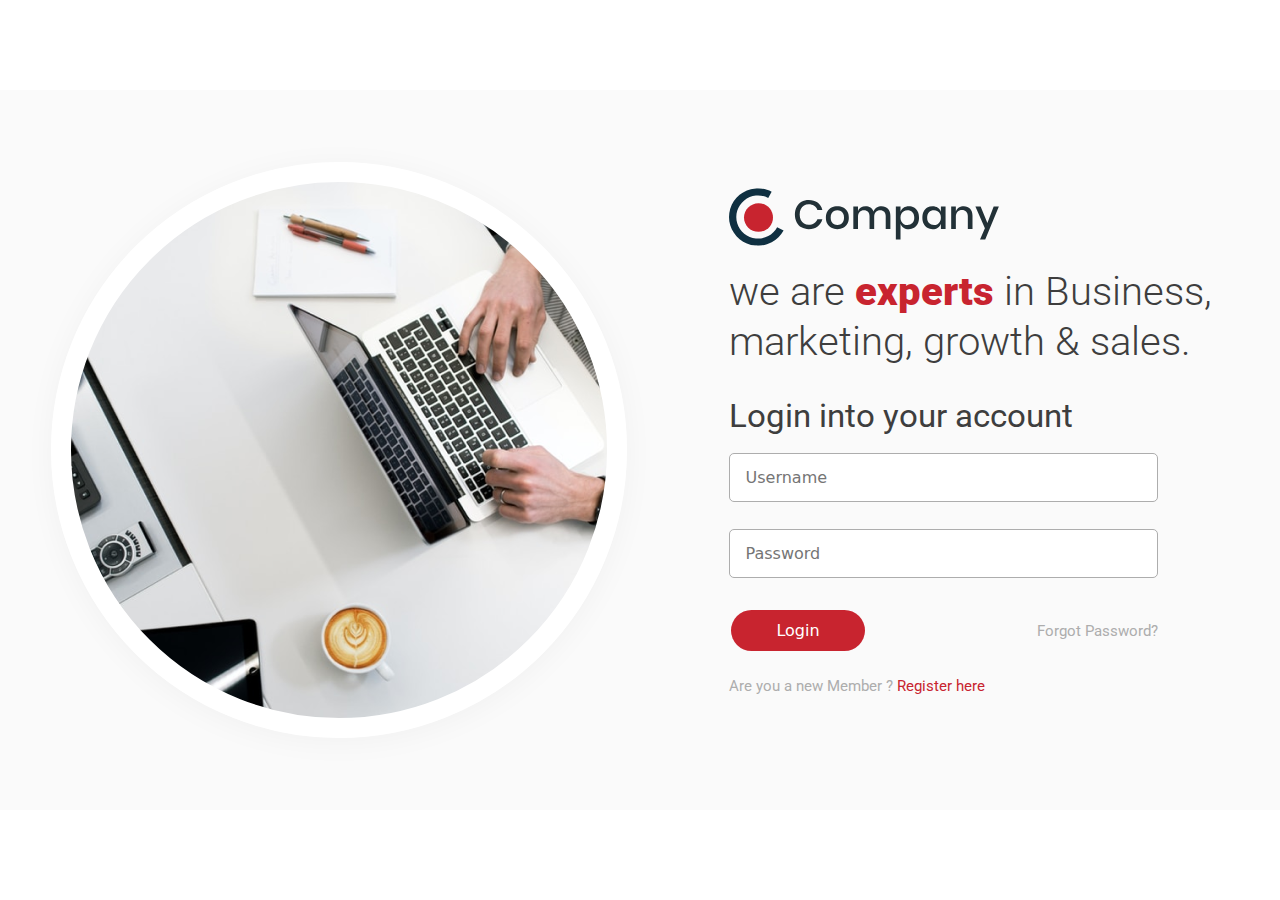
<file: HTML/html-assignment/index.html>
<!DOCTYPE html>
<html lang="en">
  <head>
    <meta charset="UTF-8" />
    <meta http-equiv="X-UA-Compatible" content="IE=edge" />
    <meta name="viewport" content="width=device-width, initial-scale=1.0" />
    <title>login page</title>
    <link href="./css/bootstrap.min.css" rel="stylesheet" />
    <link href="./css/style.css" rel="stylesheet" />
    <link
      rel="stylesheet"
      href="https://fonts.googleapis.com/css?family=Roboto"
    />
  </head> 
  <body>
    <div class="login-page ">
      <div class="login-wrapper off-white-bg">
        <div class="image-wrapper">
          <div class="img"></div>
        </div>

        <div class="login-form">
          <div class="form-wrapper">
            <img class="company-logo" src="./images/header-logo.svg" />
            <h1 class="info-text">
              we are <span>experts</span> in Business, marketing, growth &
              sales.
            </h1>
            <p class="form-label">Login into your account</p>
            <div class="form">
              <input
                class="input-username"
                type="text"
                name=""
                id=""
                placeholder="Username"
              />
              <input
                class="input-password"
                type="password"
                name=""
                id=""
                placeholder="Password"
              />
              <div class="login-btn-wrapper">
                <button class="btn-login">
                  <span class="login-text">Login</span>
                </button>
                <p class="forgot-pwd">Forgot Password?</p>
              </div>

              <p class="register-link">
                Are you a new Member ? <span class="link">Register here</span>
              </p>
            </div>
          </div>
        </div>
      </div>
    </div>
  </body>
</html>
</file>
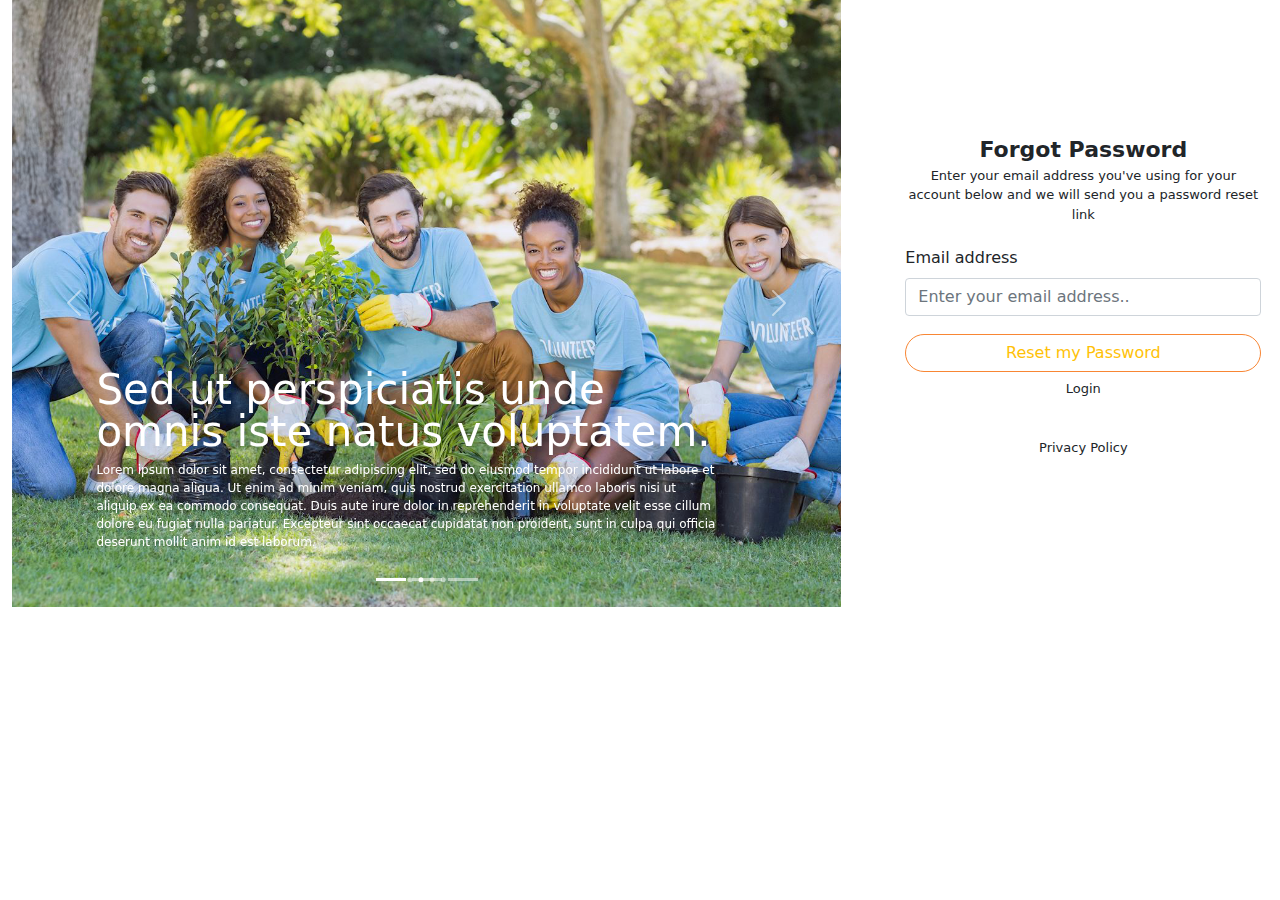
<file: HTML/CI/forgotpassword.html>
<!DOCTYPE html>
<html lang="en">

<head>
  <meta charset="UTF-8">
  <meta http-equiv="X-UA-Compatible" content="IE=edge">
  <meta name="viewport" content="width=device-width, initial-scale=1.0">
  <link rel="stylesheet" href="css/bootstrap.min.css">
  <link rel="stylesheet" href="css/forgotpassword.css">
  <title>ForgotPassword</title>
</head>

<body>
  <div class="container-fluid">
    <div class="row">
      <div class="col-lg-8">

        <!-- <img src="images/Grow-Trees-On-the-path-to-environment-sustainability-login.png" alt="" id="img"
            class="img-fluid"> -->
        <div id="carouselExampleCaptions" class="carousel slide" data-bs-ride="carousel">
          <div class="carousel-indicators">
            <button type="button" data-bs-target="#carouselExampleCaptions" data-bs-slide-to="0" class="active"
              aria-current="true" aria-label="Slide 1"></button>
            <button type="button" data-bs-target="#carouselExampleCaptions" data-bs-slide-to="1"
              aria-label="Slide 2"></button>
            <button type="button" data-bs-target="#carouselExampleCaptions" data-bs-slide-to="2"
              aria-label="Slide 3"></button>
          </div>
          <div class="carousel-inner">
            <div class="carousel-item active">
              <img src="images/Grow-Trees-On-the-path-to-environment-sustainability-login.png" class="d-block w-100"
                alt="...">
              <div class="carousel-caption d-none d-md-block">
                <div class="cont">
                  <h1 class="r1">Sed ut perspiciatis unde omnis iste natus voluptatem.</h1>
                  <p class="r2">Lorem ipsum dolor sit amet, consectetur adipiscing elit, sed do
                    eiusmod tempor
                    incididunt ut
                    labore et dolore magna aliqua. Ut enim ad minim veniam, quis nostrud
                    exercitation
                    ullamco
                    laboris nisi ut aliquip ex ea commodo consequat. Duis aute irure dolor in
                    reprehenderit in
                    voluptate velit esse cillum dolore eu fugiat nulla pariatur. Excepteur sint
                    occaecat
                    cupidatat
                    non proident, sunt in culpa qui officia deserunt mollit anim id est laborum.</p>
                </div>
              </div>
            </div>
            <div class="carousel-item">
              <img src="images/Grow-Trees-On-the-path-to-environment-sustainability-login.png" class="d-block w-100"
                alt="...">
              <div class="carousel-caption d-none d-md-block">
                <div class="cont">
                  <p class="r1">Sed ut perspiciatis unde omnis iste natus voluptatem.</p>
                    <p class="r2">Lorem ipsum dolor sit amet, consectetur adipiscing elit, sed do
                      eiusmod tempor
                      incididunt ut
                      labore et dolore magna aliqua. Ut enim ad minim veniam, quis nostrud
                      exercitation
                      ullamco
                      laboris nisi ut aliquip ex ea commodo consequat. Duis aute irure dolor in
                      reprehenderit in
                      voluptate velit esse cillum dolore eu fugiat nulla pariatur. Excepteur sint
                      occaecat
                      cupidatat
                      non proident, sunt in culpa qui officia deserunt mollit anim id est laborum.
                    </p>

                </div>
              </div>
            </div>
            <div class="cont">
              <div class="carousel-item">
                <img src="images/Grow-Trees-On-the-path-to-environment-sustainability-login.png" class="d-block w-100"
                  alt="...">
                <div class="carousel-caption d-none d-md-block">
                  <div class="cont">
                    <h1 class="r1">Sed ut perspiciatis unde omnis iste natus voluptatem.</h1>
                    <p class="r2">Lorem ipsum dolor sit amet, consectetur adipiscing elit, sed do
                      eiusmod tempor
                      incididunt ut
                      labore et dolore magna aliqua. Ut enim ad minim veniam, quis nostrud
                      exercitation
                      ullamcolaboris nisi ut aliquip ex ea commodo consequat. Duis aute irure
                      dolor in
                      reprehenderit in
                      voluptate velit esse cillum dolore eu fugiat nulla pariatur. Excepteur sint
                      occaecat
                      cupidatat
                      non proident, sunt in culpa qui officia deserunt mollit anim id est laborum.
                    </p>
                  </div>
                </div>
              </div>
            </div>
          </div>
          <button class="carousel-control-prev" type="button" data-bs-target="#carouselExampleCaptions"
            data-bs-slide="prev">
            <span class="carousel-control-prev-icon" aria-hidden="true"></span>
            <span class="visually-hidden">Previous</span>
          </button>
          <button class="carousel-control-next" type="button" data-bs-target="#carouselExampleCaptions"
            data-bs-slide="next">
            <span class="carousel-control-next-icon" aria-hidden="true"></span>
            <span class="visually-hidden">Next</span>
          </button>
        </div>

      </div>

      <div class="col-lg-4 align-self-center">
        <form id="">
          <div>

            <span class="frp"><b>Forgot Password</b></span>
            <span class="frpp">Enter your email address you've using for your account below and we will send
              you a password reset link</span>
          </div>
          <div class="mb-3 frm">
            <label for="exampleInputEmail1" class="form-label">Email address</label>
            <input type="email" class="form-control" id="exampleInputEmail1" placeholder="Enter your email address.."
              aria-describedby="emailHelp">

            <button type="submit" class="btn btn-outline-warning" id="btn">Reset my Password</button>

            <div class="belowcontent">
              <span align-text-center>Login</span>
              <span class="prp">Privacy Policy</span>
            </div>

          </div>
        </form>

      </div>
    </div>
  </div>

</body>

</html>
</file>
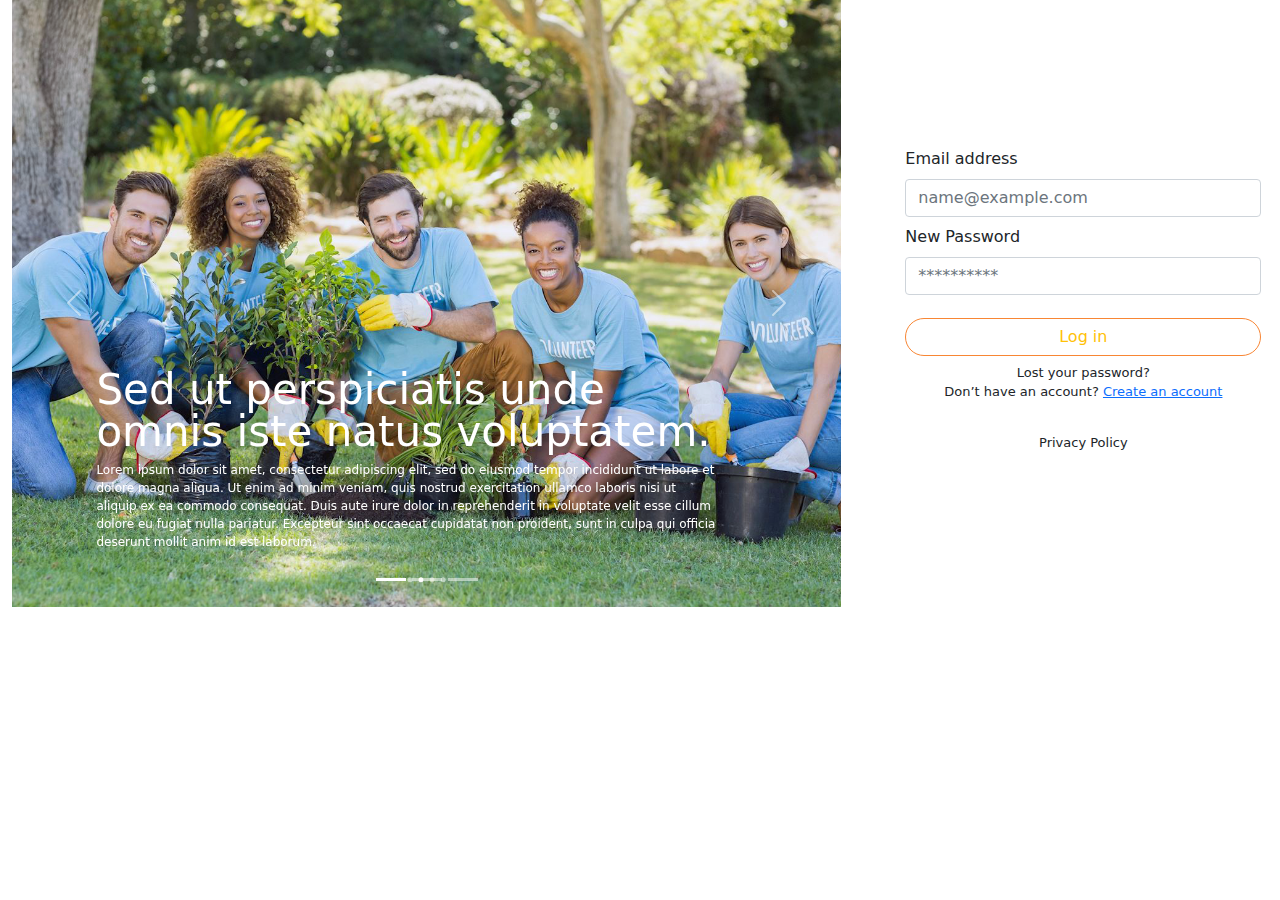
<file: HTML/CI/login.html>
<!DOCTYPE html>
<html lang="en">

<head>
    <meta charset="UTF-8">
    <meta http-equiv="X-UA-Compatible" content="IE=edge">
    <meta name="viewport" content="width=device-width, initial-scale=1.0">
    <link rel="stylesheet" href="css/bootstrap.min.css">
    <link rel="stylesheet" href="css/login.css">
    <title>Login</title>
</head>

<body>
    <div class="container-fluid">
        <div class="row">
            <div class="col-lg-8">

                <!-- <img src="images/Grow-Trees-On-the-path-to-environment-sustainability-login.png" alt="" id="img"
                    class="img-fluid"> -->
                <div id="carouselExampleCaptions" class="carousel slide" data-bs-ride="carousel">
                    <div class="carousel-indicators">
                        <button type="button" data-bs-target="#carouselExampleCaptions" data-bs-slide-to="0"
                            class="active" aria-current="true" aria-label="Slide 1"></button>
                        <button type="button" data-bs-target="#carouselExampleCaptions" data-bs-slide-to="1"
                            aria-label="Slide 2"></button>
                        <button type="button" data-bs-target="#carouselExampleCaptions" data-bs-slide-to="2"
                            aria-label="Slide 3"></button>
                    </div>
                    <div class="carousel-inner">
                        <div class="carousel-item active">
                            <img src="images/Grow-Trees-On-the-path-to-environment-sustainability-login.png"
                                class="d-block w-100" alt="...">
                            <div class="carousel-caption d-none d-md-block">
                                <div class="cont">
                                    <h1 class="r1">Sed ut perspiciatis unde omnis iste natus voluptatem.</h1>
                                    <p class="r2">Lorem ipsum dolor sit amet, consectetur adipiscing elit, sed do
                                        eiusmod tempor
                                        incididunt ut
                                        labore et dolore magna aliqua. Ut enim ad minim veniam, quis nostrud
                                        exercitation
                                        ullamco
                                        laboris nisi ut aliquip ex ea commodo consequat. Duis aute irure dolor in
                                        reprehenderit in
                                        voluptate velit esse cillum dolore eu fugiat nulla pariatur. Excepteur sint
                                        occaecat
                                        cupidatat
                                        non proident, sunt in culpa qui officia deserunt mollit anim id est laborum.</p>
                                </div>
                            </div>
                        </div>
                        <div class="carousel-item">
                            <img src="images/Grow-Trees-On-the-path-to-environment-sustainability-login.png"
                                class="d-block w-100" alt="...">
                            <div class="carousel-caption d-none d-md-block">
                                <div class="cont">
                                    <h1 class="r1">Sed ut perspiciatis unde omnis iste natus voluptatem.</h5>
                                        <p class="r2">Lorem ipsum dolor sit amet, consectetur adipiscing elit, sed do
                                            eiusmod tempor
                                            incididunt ut
                                            labore et dolore magna aliqua. Ut enim ad minim veniam, quis nostrud
                                            exercitation
                                            ullamco
                                            laboris nisi ut aliquip ex ea commodo consequat. Duis aute irure dolor in
                                            reprehenderit in
                                            voluptate velit esse cillum dolore eu fugiat nulla pariatur. Excepteur sint
                                            occaecat
                                            cupidatat
                                            non proident, sunt in culpa qui officia deserunt mollit anim id est laborum.
                                        </p>

                                </div>
                            </div>
                        </div>
                        <div class="cont">
                            <div class="carousel-item">
                                <img src="images/Grow-Trees-On-the-path-to-environment-sustainability-login.png"
                                    class="d-block w-100" alt="...">
                                <div class="carousel-caption d-none d-md-block">
                                    <div class="cont">
                                        <h1 class="r1">Sed ut perspiciatis unde omnis iste natus voluptatem.</h1>
                                        <p class="r2">Lorem ipsum dolor sit amet, consectetur adipiscing elit, sed do
                                            eiusmod tempor
                                            incididunt ut
                                            labore et dolore magna aliqua. Ut enim ad minim veniam, quis nostrud
                                            exercitation
                                            ullamcolaboris nisi ut aliquip ex ea commodo consequat. Duis aute irure
                                            dolor in
                                            reprehenderit in
                                            voluptate velit esse cillum dolore eu fugiat nulla pariatur. Excepteur sint
                                            occaecat
                                            cupidatat
                                            non proident, sunt in culpa qui officia deserunt mollit anim id est laborum.
                                        </p>
                                    </div>
                                </div>
                            </div>
                        </div>
                    </div>
                    <button class="carousel-control-prev" type="button" data-bs-target="#carouselExampleCaptions"
                        data-bs-slide="prev">
                        <span class="carousel-control-prev-icon" aria-hidden="true"></span>
                        <span class="visually-hidden">Previous</span>
                    </button>
                    <button class="carousel-control-next" type="button" data-bs-target="#carouselExampleCaptions"
                        data-bs-slide="next">
                        <span class="carousel-control-next-icon" aria-hidden="true"></span>
                        <span class="visually-hidden">Next</span>
                    </button>
                </div>

            </div>
            <div class="col-lg-4 align-self-center">
                <form id="">
                    <div class="mb-2">
                        <label for="exampleFormControlInput1" class="form-label">Email address</label>
                        <input type="email" class="form-control" id="exampleFormControlInput1"
                            placeholder="name@example.com">
                    </div>
                    <div class="mb-2">
                        <label for="exampleInputPassword1" class="form-label">New Password</label>
                        <input type="password" class="form-control" id="exampleInputPassword1" placeholder="**********">
                    </div>

                    <button type="submit" class="btn btn-outline-warning" id="btn">Log in</button>


                    <div class="belowcontent">
                        <span align-text-center>Lost your password?</span>
                        <span class="pro">Don’t have an account? <a href="#">Create an account</a></span>
                        <span class="prp" style="padding-top: 9%;">Privacy Policy</span>
                    </div>


                </form>
            </div>

        </div>
    </div>


</body>

</html>
</file>
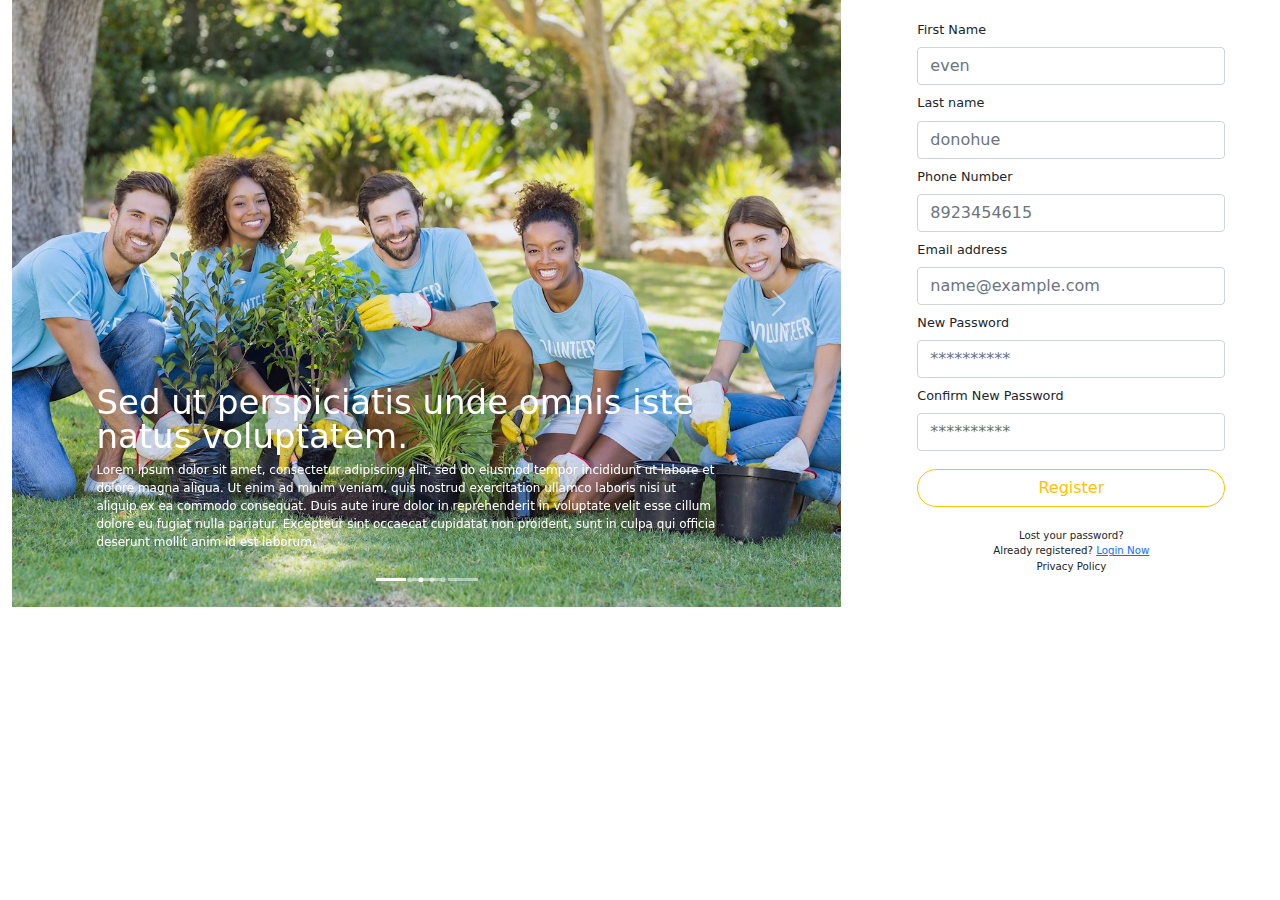
<file: HTML/CI/registration.html>
<!DOCTYPE html>
<html lang="en">

<head>
    <meta charset="UTF-8">
    <meta http-equiv="X-UA-Compatible" content="IE=edge">
    <meta name="viewport" content="width=device-width, initial-scale=1.0">
    <link rel="stylesheet" href="css/bootstrap.min.css">
    <link rel="stylesheet" href="css/registration.css">
    <title>Registartion</title>
</head>

<body>
    <div class="container-fluid">
        <div class="row">
            <div class="col-lg-8">

                <!-- <img src="images/Grow-Trees-On-the-path-to-environment-sustainability-login.png" alt="" id="img"
                    class="img-fluid"> -->
                <div id="carouselExampleCaptions" class="carousel slide" data-bs-ride="carousel">
                    <div class="carousel-indicators">
                        <button type="button" data-bs-target="#carouselExampleCaptions" data-bs-slide-to="0"
                            class="active" aria-current="true" aria-label="Slide 1"></button>
                        <button type="button" data-bs-target="#carouselExampleCaptions" data-bs-slide-to="1"
                            aria-label="Slide 2"></button>
                        <button type="button" data-bs-target="#carouselExampleCaptions" data-bs-slide-to="2"
                            aria-label="Slide 3"></button>
                    </div>
                    <div class="carousel-inner">
                        <div class="carousel-item active">
                            <img src="images/Grow-Trees-On-the-path-to-environment-sustainability-login.png"
                                class="d-block w-100" alt="...">
                            <div class="carousel-caption d-none d-md-block">
                                <div class="cont">
                                    <h1 class="r1">Sed ut perspiciatis unde omnis iste natus voluptatem.</h1>
                                    <p class="r2">Lorem ipsum dolor sit amet, consectetur adipiscing elit, sed do
                                        eiusmod tempor
                                        incididunt ut
                                        labore et dolore magna aliqua. Ut enim ad minim veniam, quis nostrud
                                        exercitation
                                        ullamco
                                        laboris nisi ut aliquip ex ea commodo consequat. Duis aute irure dolor in
                                        reprehenderit in
                                        voluptate velit esse cillum dolore eu fugiat nulla pariatur. Excepteur sint
                                        occaecat
                                        cupidatat
                                        non proident, sunt in culpa qui officia deserunt mollit anim id est laborum.</p>
                                </div>
                            </div>
                        </div>
                        <div class="carousel-item">
                            <img src="images/Grow-Trees-On-the-path-to-environment-sustainability-login.png"
                                class="d-block w-100" alt="...">
                            <div class="carousel-caption d-none d-md-block">
                                <div class="cont">
                                    <h1 class="r1">Sed ut perspiciatis unde omnis iste natus voluptatem.</h5>
                                        <p class="r2">Lorem ipsum dolor sit amet, consectetur adipiscing elit, sed do
                                            eiusmod tempor
                                            incididunt ut
                                            labore et dolore magna aliqua. Ut enim ad minim veniam, quis nostrud
                                            exercitation
                                            ullamco
                                            laboris nisi ut aliquip ex ea commodo consequat. Duis aute irure dolor in
                                            reprehenderit in
                                            voluptate velit esse cillum dolore eu fugiat nulla pariatur. Excepteur sint
                                            occaecat
                                            cupidatat
                                            non proident, sunt in culpa qui officia deserunt mollit anim id est laborum.
                                        </p>

                                </div>
                            </div>
                        </div>
                        <div class="cont">
                            <div class="carousel-item">
                                <img src="images/Grow-Trees-On-the-path-to-environment-sustainability-login.png"
                                    class="d-block w-100" alt="...">
                                <div class="carousel-caption d-none d-md-block">
                                    <div class="cont">
                                        <h1 class="r1">Sed ut perspiciatis unde omnis iste natus voluptatem.</h1>
                                        <p class="r2">Lorem ipsum dolor sit amet, consectetur adipiscing elit, sed do
                                            eiusmod tempor
                                            incididunt ut
                                            labore et dolore magna aliqua. Ut enim ad minim veniam, quis nostrud
                                            exercitation
                                            ullamcolaboris nisi ut aliquip ex ea commodo consequat. Duis aute irure
                                            dolor in
                                            reprehenderit in
                                            voluptate velit esse cillum dolore eu fugiat nulla pariatur. Excepteur sint
                                            occaecat
                                            cupidatat
                                            non proident, sunt in culpa qui officia deserunt mollit anim id est laborum.
                                        </p>
                                    </div>
                                </div>
                            </div>
                        </div>
                    </div>
                    <button class="carousel-control-prev" type="button" data-bs-target="#carouselExampleCaptions"
                        data-bs-slide="prev">
                        <span class="carousel-control-prev-icon" aria-hidden="true"></span>
                        <span class="visually-hidden">Previous</span>
                    </button>
                    <button class="carousel-control-next" type="button" data-bs-target="#carouselExampleCaptions"
                        data-bs-slide="next">
                        <span class="carousel-control-next-icon" aria-hidden="true"></span>
                        <span class="visually-hidden">Next</span>
                    </button>
                </div>

            </div>
            <div class="col-lg-4 align-self-center" id="sa">

                <form id="ab">
                    <div class="mb-2">
                        <label for="exampleFormControlInput1" class="form-label">First Name</label>
                        <input type="text" class="form-control" id="exampleFormControlInput1" placeholder="even">
                    </div>
                    <div class="mb-2">
                        <label for="exampleFormControlInput1" class="form-label">Last name</label>
                        <input type="text" class="form-control" id="exampleFormControlInput1" placeholder="donohue">
                    </div>
                    <div class="mb-2">
                        <label for="exampleFormControlInput1" class="form-label">Phone Number</label>
                        <input type="number" class="form-control" id="exampleFormControlInput1"
                            placeholder="8923454615">
                    </div>
                    <div class="mb-2">
                        <label for="exampleFormControlInput1" class="form-label">Email address</label>
                        <input type="email" class="form-control" id="exampleFormControlInput1"
                            placeholder="name@example.com">
                    </div>
                    <div class="mb-2">
                        <label for="exampleInputPassword1" class="form-label">New Password</label>
                        <input type="password" class="form-control" id="exampleInputPassword1" placeholder="**********">
                    </div>
                    <div class="mb-2">
                        <label for="exampleInputPassword1" class="form-label">Confirm New Password</label>
                        <input type="password" class="form-control" id="exampleInputPassword1" placeholder="**********">
                    </div>
                    <div>
                        <button type="submit" class="btn btn-outline-warning"
                            style=" width: 100%; border-radius: 24px; margin:  3% 0%;" id="btn">Register</button>
                    </div>
                    <div class="ft">
                        <span align-text-center>Lost your password?</span>
                        <div><span>Already registered? </span><a class="l">Login Now</a></div>
                        <div><span class="m">Privacy Policy</span></div>

                    </div>
                </form>


            </div>
        </div>
    </div>

</body>

</html>
</file>
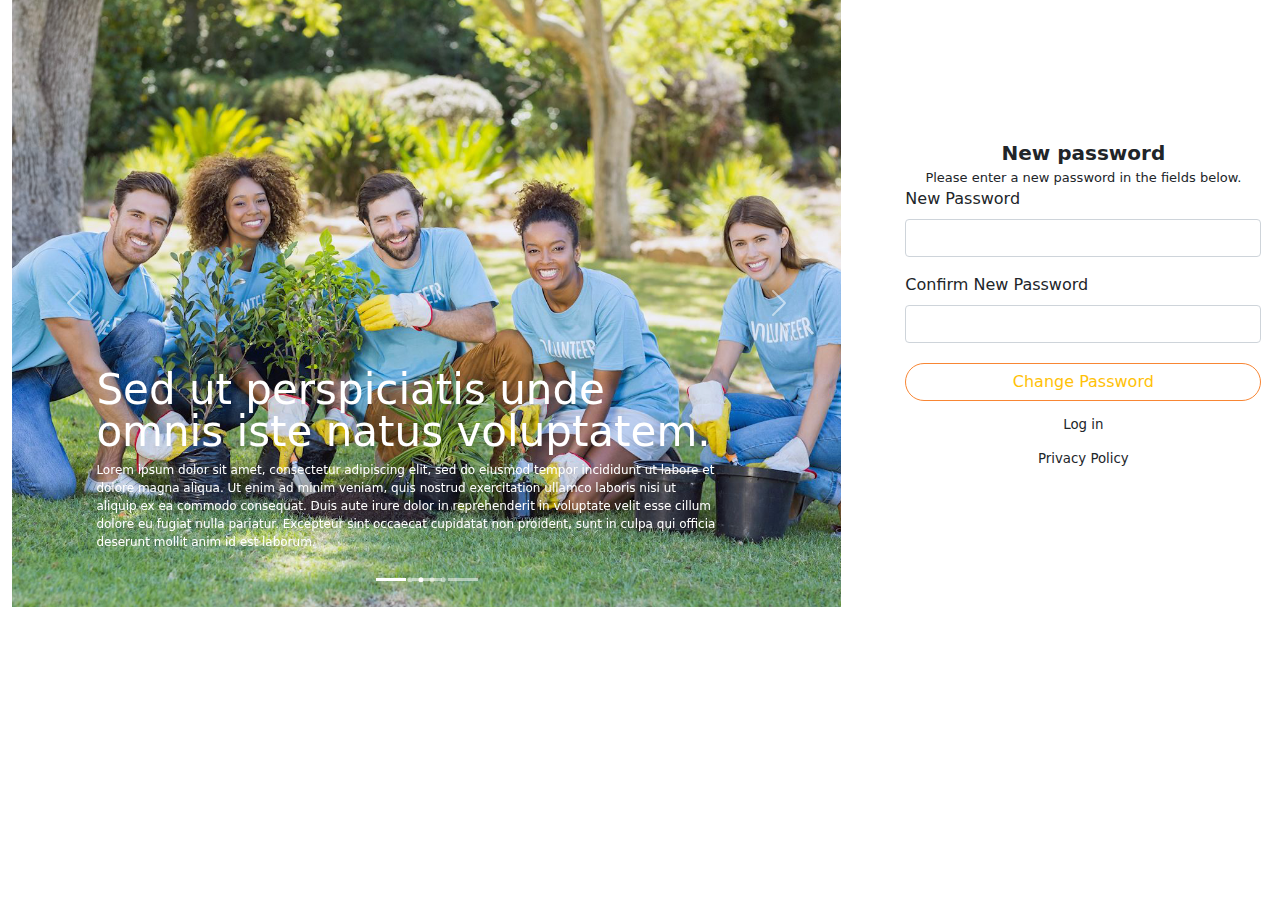
<file: HTML/CI/resetpass.html>
<!DOCTYPE html>
<html lang="en">

<head>
    <meta charset="UTF-8">
    <meta http-equiv="X-UA-Compatible" content="IE=edge">
    <meta name="viewport" content="width=device-width, initial-scale=1.0">
    <link rel="stylesheet" href="css/bootstrap.min.css">
    <link rel="stylesheet" href="css/resetpass.css">
    <title>Reset Password</title>
</head>

<body>
    <div class="container-fluid">
        <div class="row">
            <div class="col-lg-8">

                <!-- <img src="images/Grow-Trees-On-the-path-to-environment-sustainability-login.png" alt="" id="img"
                    class="img-fluid"> -->
                <div id="carouselExampleCaptions" class="carousel slide" data-bs-ride="carousel">
                    <div class="carousel-indicators">
                        <button type="button" data-bs-target="#carouselExampleCaptions" data-bs-slide-to="0"
                            class="active" aria-current="true" aria-label="Slide 1"></button>
                        <button type="button" data-bs-target="#carouselExampleCaptions" data-bs-slide-to="1"
                            aria-label="Slide 2"></button>
                        <button type="button" data-bs-target="#carouselExampleCaptions" data-bs-slide-to="2"
                            aria-label="Slide 3"></button>
                    </div>
                    <div class="carousel-inner">
                        <div class="carousel-item active">
                            <img src="images/Grow-Trees-On-the-path-to-environment-sustainability-login.png"
                                class="d-block w-100" alt="...">
                            <div class="carousel-caption d-none d-md-block">
                                <div class="cont">
                                    <h1 class="r1">Sed ut perspiciatis unde omnis iste natus voluptatem.</h1>
                                    <p class="r2">Lorem ipsum dolor sit amet, consectetur adipiscing elit, sed do
                                        eiusmod tempor
                                        incididunt ut
                                        labore et dolore magna aliqua. Ut enim ad minim veniam, quis nostrud
                                        exercitation
                                        ullamco
                                        laboris nisi ut aliquip ex ea commodo consequat. Duis aute irure dolor in
                                        reprehenderit in
                                        voluptate velit esse cillum dolore eu fugiat nulla pariatur. Excepteur sint
                                        occaecat
                                        cupidatat
                                        non proident, sunt in culpa qui officia deserunt mollit anim id est laborum.</p>
                                </div>
                            </div>
                        </div>
                        <div class="carousel-item">
                            <img src="images/Grow-Trees-On-the-path-to-environment-sustainability-login.png"
                                class="d-block w-100" alt="...">
                            <div class="carousel-caption d-none d-md-block">
                                <div class="cont">
                                    <h1 class="r1">Sed ut perspiciatis unde omnis iste natus voluptatem.</h5>
                                        <p class="r2">Lorem ipsum dolor sit amet, consectetur adipiscing elit, sed do
                                            eiusmod tempor
                                            incididunt ut
                                            labore et dolore magna aliqua. Ut enim ad minim veniam, quis nostrud
                                            exercitation
                                            ullamco
                                            laboris nisi ut aliquip ex ea commodo consequat. Duis aute irure dolor in
                                            reprehenderit in
                                            voluptate velit esse cillum dolore eu fugiat nulla pariatur. Excepteur sint
                                            occaecat
                                            cupidatat
                                            non proident, sunt in culpa qui officia deserunt mollit anim id est laborum.
                                        </p>

                                </div>
                            </div>
                        </div>
                        <div class="cont">
                            <div class="carousel-item">
                                <img src="images/Grow-Trees-On-the-path-to-environment-sustainability-login.png"
                                    class="d-block w-100" alt="...">
                                <div class="carousel-caption d-none d-md-block">
                                    <div class="cont">
                                        <h1 class="r1">Sed ut perspiciatis unde omnis iste natus voluptatem.</h1>
                                        <p class="r2">Lorem ipsum dolor sit amet, consectetur adipiscing elit, sed do
                                            eiusmod tempor
                                            incididunt ut
                                            labore et dolore magna aliqua. Ut enim ad minim veniam, quis nostrud
                                            exercitation
                                            ullamcolaboris nisi ut aliquip ex ea commodo consequat. Duis aute irure
                                            dolor in
                                            reprehenderit in
                                            voluptate velit esse cillum dolore eu fugiat nulla pariatur. Excepteur sint
                                            occaecat
                                            cupidatat
                                            non proident, sunt in culpa qui officia deserunt mollit anim id est laborum.
                                        </p>
                                    </div>
                                </div>
                            </div>
                        </div>
                    </div>
                    <button class="carousel-control-prev" type="button" data-bs-target="#carouselExampleCaptions"
                        data-bs-slide="prev">
                        <span class="carousel-control-prev-icon" aria-hidden="true"></span>
                        <span class="visually-hidden">Previous</span>
                    </button>
                    <button class="carousel-control-next" type="button" data-bs-target="#carouselExampleCaptions"
                        data-bs-slide="next">
                        <span class="carousel-control-next-icon" aria-hidden="true"></span>
                        <span class="visually-hidden">Next</span>
                    </button>
                </div>

            </div>
            <div class="col-lg-4 align-self-center">
                <form id="ab">
                    <span class="frp"><b>New password</b></span>
                    <div class="frpp">
                        <span>Please enter a new password in the fields below.</span>
                    </div>
                    <div class="mb-3">
                        <label for="exampleInputPassword1" class="form-label"> New Password</label>
                        <input type="password" class="form-control" id="exampleInputPassword1">
                    </div>
                    <div class="mb-3">
                        <label for="exampleInputPassword1" class="form-label">Confirm New Password</label>
                        <input type="password" class="form-control" id="exampleInputPassword1">
                    </div>

                    <button type="submit" class="btn btn-outline-warning" id="btn">Change Password</button>
                    <span class="l">Log in</span>
                    <span class="m">Privacy Policy</span>

            </div>
            </form>

        </div>
    </div>
    </div>
</body>

</html>
</file>
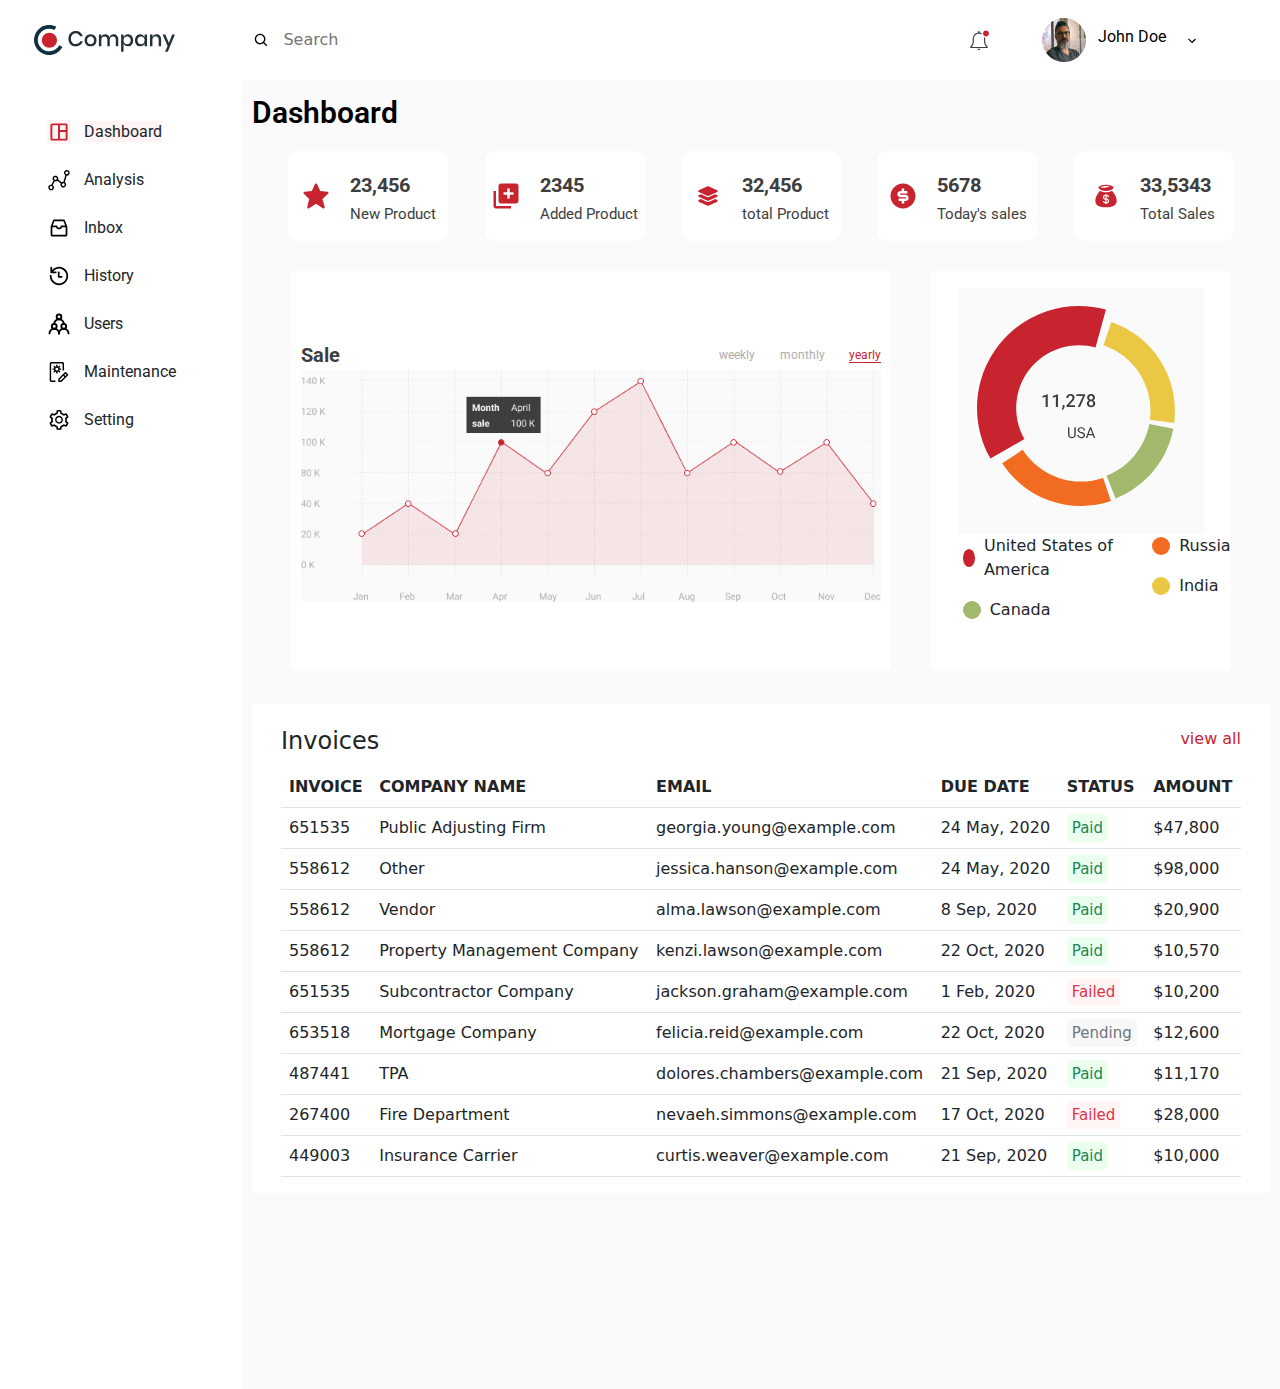
<file: HTML/html-assignment/dashboard.html>
<!DOCTYPE html>
<html lang="en">
  <head>
    <meta charset="UTF-8" />
    <meta http-equiv="X-UA-Compatible" content="IE=edge" />
    <meta name="viewport" content="width=device-width, initial-scale=1.0" />
    <title>dashboard</title>
    
    <link
      href="https://cdn.jsdelivr.net/npm/bootstrap@5.3.0-alpha1/dist/css/bootstrap.min.css"
      rel="stylesheet"
      integrity="sha384-GLhlTQ8iRABdZLl6O3oVMWSktQOp6b7In1Zl3/Jr59b6EGGoI1aFkw7cmDA6j6gD"
      crossorigin="anonymous"
    />
    <link href="./css/bootstrap.min.css" rel="stylesheet" />

    <link href="./css/style.css" rel="stylesheet" />
    <link href="./css/responsive.css" rel="stylesheet" />
    <link
      rel="stylesheet"
      href="https://fonts.googleapis.com/css?family=Roboto"
    />
  </head>
  <script
    src="https://cdn.jsdelivr.net/npm/bootstrap@5.3.0-alpha1/dist/js/bootstrap.bundle.min.js"
    integrity="sha384-w76AqPfDkMBDXo30jS1Sgez6pr3x5MlQ1ZAGC+nuZB+EYdgRZgiwxhTBTkF7CXvN"
    crossorigin="anonymous"
  ></script>
  <script src="./js/bootstrap.bundle.js"></script>

  <body>
    <div class="dashboard">
      <nav class="navbar">
        <div class="nav-wrapper">
          <div class="nav-left">
            <button
              class="btn  d-lg-none"
              type="button"
              data-bs-toggle="offcanvas"
              data-bs-target="#offcanvasResponsive"
              aria-controls="offcanvasResponsive"
            >
              <img src="./images/menu-bar.svg" alt="">
            </button>

            <div class="nav-logo"></div>
            <div class="nav-search">
              <img src="./images/search-icon.svg" alt="" class="search-icon" />
              <input
                type="search"
                id="gsearch"
                name="gsearch"
                class="nav-search-field"
                placeholder="Search"
              />
            </div>
          </div>
          <div class="nav-right">
            <img
              src="./images/notification-icon.svg"
              alt=""
              class="notify-img"
            />
            <div class="profile-img"></div>
            <h6 class="username">John Doe</h6>
            <img src="./images/downward-arrow.svg" alt="" class="down-arrow" />
          </div>
        </div>
      </nav>

      <div class="dashboard-wrapper">
        <div class="page">
          <div
            class="offcanvas-lg offcanvas-start"
            tabindex="-1"
            id="offcanvasResponsive"
            aria-labelledby="offcanvasResponsiveLabel"
          >
            <div class="offcanvas-header">
              <img src="./images/header-logo.svg" alt="">
              <button
                type="button"
                class="btn-close"
                data-bs-dismiss="offcanvas"
                data-bs-target="#offcanvasResponsive"
                aria-label="Close"
              ></button>
            </div>
            <div class="offcanvas-body">
              <div class="mb-0">
                <div class="sidebar">
                  <div class="sidebar-wrapper">
                    <div class="sidebar-items">
                      <div class="sidebar-item item-1">
                        <img
                          class="dashboard-sidebar-icon active-img"
                          src="./images/dashboard-active.svg"
                          alt=""
                        />
                        <h6 class="sidebar-text active-text">Dashboard</h6>
                      </div>
                      <div class="sidebar-item item-2">
                        <img
                          class="dashboard-sidebar-icon"
                          src="./images/graph-default.svg"
                          alt=""
                        />
                        <h6 class="sidebar-text">Analysis</h6>
                      </div>
                      <div class="sidebar-item item-3">
                        <img
                          class="dashboard-sidebar-icon"
                          src="./images/inbox-default.svg"
                          alt=""
                        />
                        <h6 class="sidebar-text">Inbox</h6>
                      </div>
                      <div class="sidebar-item item-4">
                        <img
                          class="dashboard-sidebar-icon"
                          src="./images/clock-default.svg"
                          alt=""
                        />
                        <h6 class="sidebar-text">History</h6>
                      </div>
                      <div class="sidebar-item item-5">
                        <img
                          class="dashboard-sidebar-icon"
                          src="./images/user-default.svg"
                          alt=""
                        />
                        <h6 class="sidebar-text">Users</h6>
                      </div>
                      <div class="sidebar-item item-6">
                        <img
                          class="dashboard-sidebar-icon"
                          src="./images/maintenance-default.svg"
                          alt=""
                        />
                        <h6 class="sidebar-text">Maintenance</h6>
                      </div>
                      <div class="sidebar-item item-7">
                        <img
                          class="dashboard-sidebar-icon"
                          src="./images/setting-default.svg"
                          alt=""
                        />
                        <h6 class="sidebar-text">Setting</h6>
                      </div>
                    </div>
                  </div>
                </div>
              </div>
            </div>
          </div>

          <div class="dashboard-page">
            <span class="page-title">Dashboard</span>

            <div class="product-analysis">
              <div class="counts">
                <div class="count count-item-1">
                  <img src="./images/star.svg" alt="" />
                  <div class="product-text">
                    <span class="number">23,456</span>
                    <span class="count-text">New Product</span>
                  </div>
                </div>

                <div class="count count-item-2">
                  <img src="./images/new-product.svg" alt="" />
                  <div class="product-text">
                    <span class="number">2345</span>
                    <span class="count-text">Added Product</span>
                  </div>
                </div>

                <div class="count count-item-3">
                  <img src="./images/total-product.svg" alt="" />
                  <div class="product-text">
                    <span class="number">32,456</span>
                    <span class="count-text">total Product</span>
                  </div>
                </div>

                <div class="count count-item-1">
                  <img src="./images/dollar-filled.svg" alt="" />
                  <div class="product-text">
                    <span class="number">5678</span>
                    <span class="count-text">Today's sales</span>
                  </div>
                </div>

                <div class="count count-item-1">
                  <img src="./images/money-bag.svg" alt="" />
                  <div class="product-text">
                    <span class="number">33,5343</span>
                    <span class="count-text">Total Sales</span>
                  </div>
                </div>
              </div>
            </div>
            <div class="charts">
              <div class="sales-graph">
                <nav class="sales-graph-nav">
                  <div class="sales-nav-item">
                    <span class="nav-text-sale">Sale</span>
                    <span class="nav-right-text">
                      <div class="time-option">
                        <span>weekly</span>
                        <span>monthly</span>
                        <span class="active-time-option">yearly</span>
                      </div>
                    </span>
                  </div>
                </nav>
                <img src="./images/data-graph.png" alt="" />
              </div>
              <div class="paichart sales-by-country white-bg">
                <img
                  class=""
                  src="./images/pie-chart.svg"
                  alt=""
                />
                <div class="notation d-flex">

            
                <ul class="countries">
                  <li class="country country_1">
                    <p class="color color_1"></p>
                    <p>United States of America</p>
                  </li>
                  <li class="country country_2">
                    <p class="color color_2"></p>
                    <p>Canada</p>
                  </li>
                </ul>
                <ul class="countries">
                  <li class="country country_3">
                    <p class="color color_3"></p>
                    <p>Russia</p>
                  </li>
                  <li class="country country_4">
                    <p class="color color_4"></p>
                    <p>India</p>
                  </li>
                </ul>
              </div>
              </div>
            </div>

            <div class="invoice bg-white">
              <div class="heading d-flex justify-content-between">
                <h4>Invoices</h4>
                <p><span class="view-all">view all</span></p>
              </div>
              <div class="table-responsive">
                <table class="table ">
                  <thead>
                    <tr>
                      <th scope="col">INVOICE</th>
                      <th scope="col">COMPANY NAME</th>
                      <th scope="col">EMAIL</th>
                      <th scope="col">DUE DATE</th>
                      <th scope="col">STATUS</th>
                      <th scope="col">AMOUNT</th>
                    </tr>
                  </thead>
                  <tbody>
                    <tr>
                      <td>651535</td>
                      <td>Public Adjusting Firm</td>
                      <td>georgia.young@example.com</td>
                      <td>24 May, 2020</td>
                      <td><span class="text-success">Paid</span></td>
                      <td>$47,800</td>
                    </tr>
                    <tr>
                      <td>558612</td>
                      <td>Other</td>
                      <td>jessica.hanson@example.com</td>
                      <td>24 May, 2020</td>
                      <td><span class="text-success">Paid</span></td>
                      <td>$98,000</td>
                    </tr>
                    <tr>
                      <td>558612</td>
                      <td>Vendor</td>
                      <td>alma.lawson@example.com</td>
                      <td>8 Sep, 2020</td>
                      <td><span class="text-success">Paid</span></td>
                      <td>$20,900</td>
                    </tr>
                    <tr>
                      <td>558612</td>
                      <td>Property Management Company</td>
                      <td>kenzi.lawson@example.com</td>
                      <td>22 Oct, 2020</td>
                      <td><span class="text-success">Paid</span></td>
                      <td>$10,570</td>
                    </tr>
                    <tr>
                      <td>651535</td>
                      <td>Subcontractor Company</td>
                      <td>jackson.graham@example.com</td>
                      <td>1 Feb, 2020</td>
                      <td><span class="text-danger">Failed</span></td>
                      <td>$10,200</td>
                    </tr>
                    <tr>
                      <td>653518</td>
                      <td>Mortgage Company</td>
                      <td>felicia.reid@example.com</td>
                      <td>22 Oct, 2020</td>
                      <td><span class="text-secondary">Pending</span></td>
                      <td>$12,600</td>
                    </tr>
                    <tr>
                      <td>487441</td>
                      <td>TPA</td>
                      <td>dolores.chambers@example.com</td>
                      <td>21 Sep, 2020</td>
                      <td><span class="text-success">Paid</span></td>
                      <td>$11,170</td>
                    </tr>
                    <tr>
                      <td>267400</td>
                      <td>Fire Department</td>
                      <td>nevaeh.simmons@example.com</td>
                      <td>17 Oct, 2020</td>
                      <td><span class="text-danger">Failed</span></td>
                      <td>$28,000</td>
                    </tr>
                    <tr>
                      <td>449003</td>
                      <td>Insurance Carrier</td>
                      <td>curtis.weaver@example.com</td>
                      <td>21 Sep, 2020</td>
                      <td><span class="text-success">Paid</span></td>
                      <td>$10,000</td>
                    </tr>
                  </tbody>
                </table>
              </div>
            </div>
          </div>
        </div>
      </div>
    </div>
  </body>
</html>
</file>
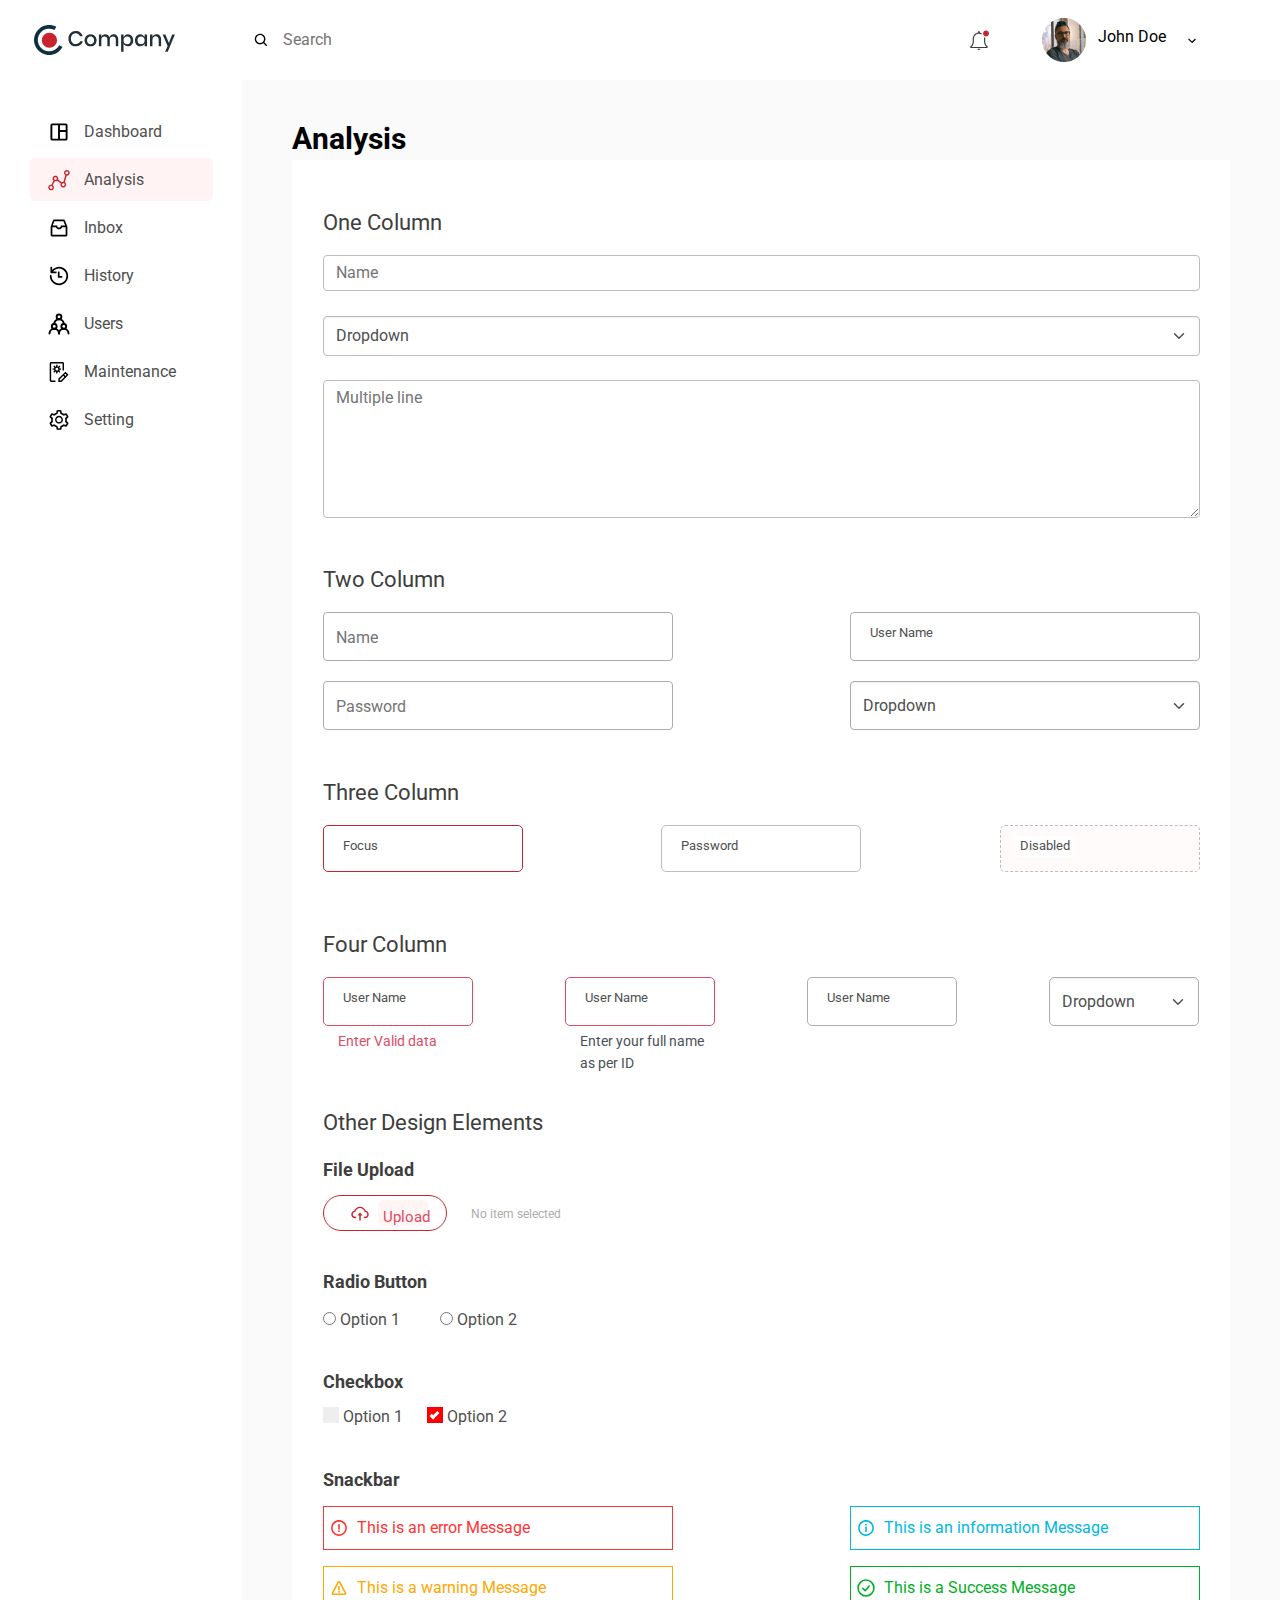
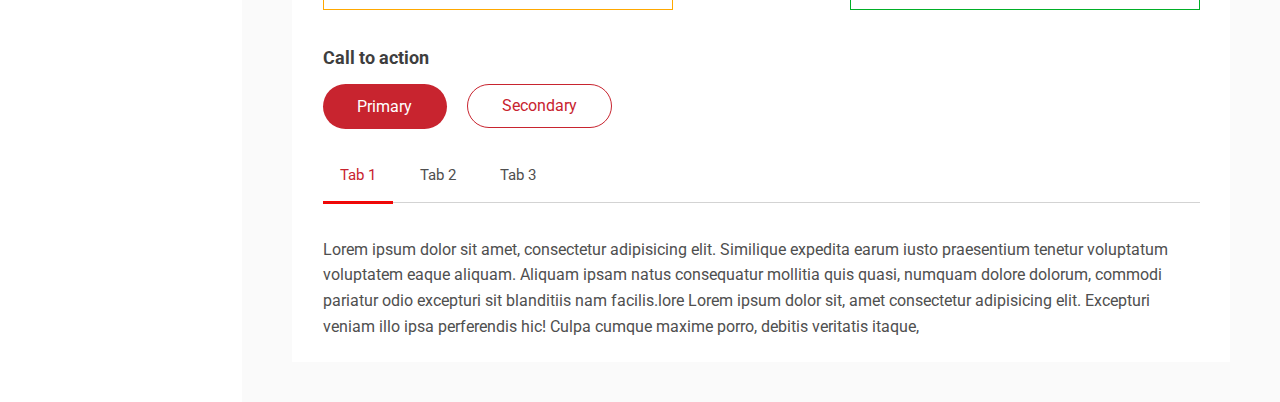
<file: HTML/html-assignment/innerpage.html>
<!DOCTYPE html>
<html lang="en">
  <head>
    <meta charset="UTF-8" />
    <meta http-equiv="X-UA-Compatible" content="IE=edge" />
    <meta name="viewport" content="width=device-width, initial-scale=1.0" />
    <title>inner page</title>
    <link href="./css/bootstrap.min.css" rel="stylesheet" />
    <link href="./css/mdb.min.css" rel="stylesheet" />
    <script src="./js/mdb.min.js"></script>
    <script src="./js/bootstrap.bundle.js"></script>

    <link href="./css/style.css" rel="stylesheet" />
    <link href="./css/responsive.css" rel="stylesheet" />

    <link
      rel="stylesheet"
      href="https://fonts.googleapis.com/css?family=Roboto"
    />
  </head>

  <body>
    <div class="innerpage">
      <div class="navbar" style="box-shadow: none">
        <div class="nav-wrapper">
          <div class="nav-left">
            <button
              class="btn d-lg-none toggle-button"
              type="button"
              data-bs-toggle="offcanvas"
              data-bs-target="#offcanvasResponsive"
              aria-controls="offcanvasResponsive"
              style="box-shadow: none"
            >
              <img src="./images/menu-bar.svg" alt="" />
            </button>

            <div class="nav-logo"></div>
            <div class="nav-search">
              <img src="./images/search-icon.svg" alt="" class="search-icon" />
              <input
                type="search"
                id="gsearch"
                name="gsearch"
                class="nav-search-field"
                placeholder="Search"
              />
            </div>
          </div>
          <div class="nav-right">
            <img
              src="./images/notification-icon.svg"
              alt=""
              class="notify-img"
            />
            <div class="profile-img"></div>
            <h6 class="username">John Doe</h6>
            <img src="./images/downward-arrow.svg" alt="" class="down-arrow" />
          </div>
        </div>
      </div>

      <div class="innerpage-wrapper">
        <section class="page">
          <div
            class="offcanvas-lg offcanvas-start"
            tabindex="-1"
            id="offcanvasResponsive"
            aria-labelledby="offcanvasResponsiveLabel"
          >
            <div class="offcanvas-header">
              <h5 class="offcanvas-title" id="offcanvasResponsiveLabel">
                <img src="./images/header-logo.svg" alt="">
              </h5>
              <button
                type="button"
                class="btn-close"
                data-bs-dismiss="offcanvas"
                data-bs-target="#offcanvasResponsive"
                aria-label="Close"
              ></button>
            </div>
            <div class="offcanvas-body">
              <div class="mb-0">
                <div class="sidebar">
                  <div class="sidebar-wrapper">
                    <div class="sidebar-items">
                      <div class="sidebar-item item-1 ">
                        <img
                          class="dashboard-sidebar-icon"
                          src="./images/dashboard-default.svg"
                          alt=""
                        />
                        <h6 class="sidebar-text ">Dashboard</h6>
                      </div>
                      <div class="sidebar-item item-2 active-item">
                        <img
                          class="dashboard-sidebar-icon"
                          src="./images/graph-active.svg"
                          alt=""
                        />
                        <h6 class="sidebar-text active-text">Analysis</h6>
                      </div>
                      <div class="sidebar-item item-3">
                        <img
                          class="dashboard-sidebar-icon"
                          src="./images/inbox-default.svg"
                          alt=""
                        />
                        <h6 class="sidebar-text">Inbox</h6>
                      </div>
                      <div class="sidebar-item item-4">
                        <img
                          class="dashboard-sidebar-icon"
                          src="./images/clock-default.svg"
                          alt=""
                        />
                        <h6 class="sidebar-text">History</h6>
                      </div>
                      <div class="sidebar-item item-5">
                        <img
                          class="dashboard-sidebar-icon"
                          src="./images/user-default.svg"
                          alt=""
                        />
                        <h6 class="sidebar-text">Users</h6>
                      </div>
                      <div class="sidebar-item item-6">
                        <img
                          class="dashboard-sidebar-icon"
                          src="./images/maintenance-default.svg"
                          alt=""
                        />
                        <h6 class="sidebar-text">Maintenance</h6>
                      </div>
                      <div class="sidebar-item item-7">
                        <img
                          class="dashboard-sidebar-icon"
                          src="./images/setting-default.svg"
                          alt=""
                        />
                        <h6 class="sidebar-text">Setting</h6>
                      </div>
                    </div>
                  </div>
                </div>
              </div>
            </div>
          </div>

          <div class="analysis-form off-white-bg">
            <div class="page-title">
              <h5>Analysis</h5>
            </div>
            <div class="analysis-form-wrapper white-bg">
              <div class="one-column">
                <div class="sub-title">
                  <span>One Column</span>
                </div>
                <form>
                  <div class="form-group">
                    <input
                      type="email"
                      class="form-control"
                      id="exampleFormControlInput1"
                      placeholder="Name"
                    />
                  </div>
                  <div class="form-group dropdown">
                    <label for="dropdown"></label>
                    <select
                      class="form-select"
                      name="dropdown"
                      aria-label="Dropdown"
                    >
                      <option selected>Dropdown</option>
                      <option value="1">One</option>
                      <option value="2">Two</option>
                      <option value="3">Three</option>
                    </select>
                  </div>
                  <div class="mt-4">
                    <textarea
                      class="form-control"
                      id="exampleFormControlTextarea1"
                      rows="5"
                      placeholder="Multiple line"
                    ></textarea>
                  </div>
                </form>
              </div>
              <div class="two-column">
                <div class="sub-title">
                  <span>Two Column</span>
                </div>
                <form>
                  <div
                    class="d-flex w-100 justify-content-between two-column-input-1"
                  >
                    <div class="form-group">
                      <input
                        type="text"
                        class="form-control w-40 two-field"
                        id="exampleFormControlInput1"
                        placeholder="Name"
                      />
                    </div>
                    <div class="did-floating-label-content">
                      <input
                        class="form-control did-floating-input two-field"
                        type="text"
                        placeholder=""
                      />
                      <label class="did-floating-label">User Name</label>
                    </div>
                  </div>
                  <div class="d-flex w-100 justify-content-between two-column-input-2">
                    <div class="form-group">
                      <input
                        type="password"
                        class="form-control two-field"
                        id="exampleFormControlInput1"
                        placeholder="Password"
                      />
                    </div>
                    <div class="">
                      <select
                        class="form-select two-field"
                        name="dropdown"
                        aria-label="Dropdown"
                      >
                        <option selected>Dropdown</option>
                        <option value="1">One</option>
                        <option value="2">Two</option>
                        <option value="3">Three</option>
                      </select>
                    </div>
                  </div>
                </form>
              </div>
              <div class="three-column">
                <div class="sub-title">
                  <span>Three Column</span>
                </div>
                <div class="d-flex justify-content-between three-column-inputs">
                  <div class="did-floating-label-content">
                    <input
                      class="form-control did-floating-input three-column-field"
                      type="text"
                      placeholder=""
                      style="border: 1px solid #c8242f"
                    />
                    <label class="did-floating-label">Focus</label>
                  </div>

                  <div class="did-floating-label-content">
                    <input
                      class="form-control did-floating-input three-column-field"
                      type="password"
                      placeholder=""
                    />
                    <label class="did-floating-label">Password</label>
                  </div>

                  <div class="did-floating-label-content">
                    <input
                      class="form-control disabled-field did-floating-input three-column-field"
                      type="text"
                      placeholder=""
                      style="
                        background: rgb(255, 251, 251);
                        border-style: dashed;
                      "
                      disabled
                    />
                    <label class="did-floating-label">Disabled</label>
                  </div>
                </div>
              </div>

              <div class="four-column-main">
                <div class="sub-title">
                  <span>Four Column</span>
                </div>
                <div
                  class="d-flex justify-content-between w-100 four-columns-inputs"
                >
                  <div class="did-floating-label-content">
                    <input
                      class="form-control did-floating-input two-field is-invalid four-column"
                      type="text"
                      placeholder=""
                      id="validationServer03"
                    />
                    <label class="did-floating-label">User Name</label>
                    <div class="invalid-feedback" style="padding-left: 15px">
                      Enter Valid data
                    </div>
                  </div>

                  <div class="did-floating-label-content">
                    <input
                      class="form-control did-floating-input two-field is-invalid four-column"
                      type="text"
                      placeholder=""
                      id="validationServer03"
                    />
                    <label class="did-floating-label">User Name</label>
                    <div
                      class="invalid-feedback text-dark-emphasis"
                      style="padding-left: 15px"
                    >
                      Enter your full name as per ID
                    </div>
                  </div>

                  <div class="did-floating-label-content">
                    <input
                      class="form-control did-floating-input two-field four-column"
                      type="text"
                      placeholder=""
                    />
                    <label class="did-floating-label">User Name</label>
                  </div>

                  <div class="">
                    <select
                      class="form-select four-column"
                      name="dropdown"
                      aria-label="Dropdown"
                    >
                      <option selected>Dropdown</option>
                      <option value="1">One</option>
                      <option value="2">Two</option>
                      <option value="3">Three</option>
                    </select>
                  </div>
                </div>
              </div>

              <div class="other-design-element-main">
                <div class="sub-title">
                  <span>Other Design Elements</span>
                </div>
                <div class="upload">
                  <div class="sub-title-2">
                    <span>File Upload</span>
                  </div>
                  <div class="d-flex">
                    <div
                      class="upload-btn d-flex justify-content-center align-items-center"
                    >
                      <img
                        class="mx-2"
                        src="./images/cloud-upload-icon.svg"
                        alt=""
                      />
                      <span class="upload-text text-danger">Upload</span>
                    </div>
                    <div
                      class="upload-file-text d-flex align-items-center mx-4"
                    >
                      <span> No item selected </span>
                    </div>
                  </div>
                </div>
                <div class="radio-button">
                  <div class="sub-title-2">
                    <span>Radio Button</span>
                  </div>
                  <div class="radio-options d-flex">
                    <div class="">
                      <input type="radio" id="auto" value="auto" />
                      <label for="auto">Option 1</label><br />
                    </div>
                    <div class="form-check mx-3">
                      <input type="radio" id="Red" value="Red" />
                      <label for="Red">Option 2</label>
                    </div>
                  </div>
                </div>
                <div class="check-box">
                  <div class="sub-title-2">
                    <span>Checkbox</span>
                  </div>
                  <div class="d-flex">
                    <div class="check-1 d-flex">
                      <label class="contain">
                        <input type="checkbox" disabled />
                        <span class="checkmark"></span>
                      </label>
                      <div class="check-text">
                        <span>Option 1</span>
                      </div>
                    </div>
                    <div class="check-2 mx-4">
                      <label class="contain">
                        <input type="checkbox" checked="checked" />
                        <span class="checkmark"></span>
                      </label>
                      <div class="check-text">
                        <span>Option 2</span>
                      </div>
                    </div>
                  </div>
                </div>

                <div class="snackbar">
                  <div class="sub-title-2">
                    <span>Snackbar</span>
                  </div>

                  <div class="snakes">
                    <div
                      class="d-flex align-item-center justify-content-between mb-3 snacks-fields-1"
                    >
                      <div class="snack-1 snack d-flex align-items-center">
                        <img
                          src="./images/error-icon.svg "
                          class="snack-img"
                          alt=""
                        />
                        <span class="mx-2">This is an error Message</span>
                      </div>
                      <div class="snack-2 snack d-flex align-items-center">
                        <img
                          src="./images/info-icon.svg "
                          class="snack-img"
                          alt=""
                        />
                        <span class="mx-2">This is an information Message</span>
                      </div>
                    </div>
                    <div
                      class="d-flex align-item-center justify-content-between snacks-fields-2"
                    >
                      <div class="snack-3 snack d-flex align-items-center">
                        <img
                          src="./images/warning-icon.svg "
                          class="snack-img"
                          alt=""
                        />
                        <span class="mx-2">This is a warning Message</span>
                      </div>
                      <div class="snack-4 snack d-flex align-items-center">
                        <img
                          src="./images/success-icon.svg "
                          class="snack-img"
                          alt=""
                        />
                        <span class="mx-2">This is a Success Message</span>
                      </div>
                    </div>
                  </div>
                </div>

                <div class="call-to-action">
                  <div class="sub-title-2">
                    <span>Call to action</span>
                  </div>

                  <div class="buttons d-flex">
                    <div
                      class="button-1 d-flex align-items-center justify-content-center"
                    >
                      Primary
                    </div>
                    <div
                      class="button-2 d-flex align-items-center justify-content-center"
                    >
                      Secondary
                    </div>
                  </div>
                </div>

                <div class="tabs-and-text">
                  <div class="tabs d-flex">
                    <span class="tab-1 tab text-center active-tab">Tab 1</span>
                    <span class="tab-2 tab text-center">Tab 2</span>
                    <span class="tab-3 tab text-center">Tab 3</span>
                  </div>
                  <div class="line">
                    <hr />
                  </div>
                  <div class="tab-text">
                    <span
                      >Lorem ipsum dolor sit amet, consectetur adipisicing elit.
                      Similique expedita earum iusto praesentium tenetur
                      voluptatum voluptatem eaque aliquam. Aliquam ipsam natus
                      consequatur mollitia quis quasi, numquam dolore dolorum,
                      commodi pariatur odio excepturi sit blanditiis nam
                      facilis.lore Lorem ipsum dolor sit, amet consectetur
                      adipisicing elit. Excepturi veniam illo ipsa perferendis
                      hic! Culpa cumque maxime porro, debitis veritatis itaque,
                    </span>
                  </div>
                </div>
              </div>
            </div>
          </div>
        </section>
      </div>
    </div>
  </body>
</html>
</file>
<file: HTML/html-assignment/css/style.css>
* {
  opacity: 1;
  margin: 0px;
  padding: 0px;
}
.off-white-bg {
  background: #fafafa 0% 0% no-repeat padding-box;
}
.white-bg {
  background: #ffffff 0% 0% no-repeat padding-box;
}

.login-page {
  height: 100vh;
  width: 100%;
  display: flex;
  align-items: center;
  justify-content: center;
}
.login-wrapper {
  width: 1560px;
  height: 720px;
  display: flex;
  align-items: center;
  justify-content: space-around;
}
.image-wrapper {
  display: flex;
  align-items: center;
  justify-content: center;
}
.img {
  width: 576px;
  height: 576px;
  border-radius: 50%;
  background: url("../images/hero-image.png");
  box-shadow: 0px 4px 31px #0000000a;
  border: 20px solid #ffffff;
  opacity: 1;
}
.login-form {
  display: flex;
  align-items: center;
  justify-content: center;
  /* margin-left: 162px; */
}
.form-wrapper {
  display: flex;
  flex-direction: column;
  justify-content: start;
}
.company-logo {
  width: 272px;
  height: 58px;
  margin-bottom: 19.17px;
}
.info-text {
  width: 500px;
  height: 100px;
  text-align: left;
  font: normal normal 300 40px/47px Roboto;
  letter-spacing: 0px;
  color: #3e3e3e;
  margin-bottom: 31.17px;
}
.info-text span {
  font: normal normal 900 40px/53px Roboto;
  letter-spacing: 0px;
  color: #c8242f;
}
.form-label {
  /* width: 260px; */
  height: 33px;
  text-align: left;
  font: normal normal normal 33px Roboto;
  letter-spacing: 0px;
  color: #3e3e3e;
  margin-bottom: 23.45px;
}
.form {
  display: flex;
  flex-direction: column;
  width: 429px;
}
.input-username {
  height: 49px;
  background: #ffffff 0% 0% no-repeat padding-box;
  border: 1px solid #adadad;
  border-radius: 5px;
  padding: 0px 14.5px 0px 15.5px;
  margin-bottom: 27px;
}
.input-password {
  height: 49px;
  background: #ffffff 0% 0% no-repeat padding-box;
  border: 1px solid #adadad;
  border-radius: 5px;
  padding: 0px 14.5px 0px 15.5px;
  margin-bottom: 30.5px;
}
.login-btn-wrapper {
  display: flex;
  justify-content: space-between;
  margin-bottom: 23.13px;
}
.btn-login {
  width: 138px;
  height: 45px;
  background: #c8242f 0% 0% no-repeat padding-box;
  border-radius: 23px;
  border-color: rgba(255, 255, 255, 0);
}
.login-text {
  font: normal normal medium 18px/24px Roboto;
  background: #c8242f;
  color: #ffffff;
}
.forgot-pwd {
  height: 20px;
  font: normal normal normal 15px/20px Roboto;
  color: #adadad;
  margin-top: auto;
  margin-bottom: auto;
}
.register-link {
  height: 20px;
  text-align: left;
  font: normal normal normal 15px/20px Roboto;
  color: #adadad;
}
.link {
  height: 20px;
  text-align: left;
  font: normal normal normal 15px/20px Roboto;
  color: #c8242f;
}
/* //mobile// */

@media only screen and (min-width: 783px) and (max-width: 1024px) {
  .login-wrapper {
    width: 100%;
  }
  .img {
    height: 450px;
    width: 450px;
  }
  .company-logo {
    height: 45px;
  }
  .info-text {
    font-size: 30px;
    width: 300px;
    margin-bottom: 20px;
    height: fit-content;
  }
  .info-text span {
    font-size: 35px;
  }
  .form-label {
    font-size: 28px;
  }
  .form {
    width: 300px;
  }
}
@media only screen and (min-width: 360px) and (max-width: 782px) {
  .login-wrapper {
    flex-direction: column;
  }
  .login-wrapper {
    margin-top: 100px;
    height: 1500px;
    justify-content: center;
  }
  .img {
    width: 360px;
    height: 360px;
    background-position: center;
    border-width: 2px;
  }
  .form-wrapper {
    align-items: center;
    justify-content: center;
    width: 100vw;
  }
  .info-text {
    font-size: 25px;
    width: 100vw;
    margin-bottom: 20px;
    height: fit-content;
    text-align: center;
  }
  .form {
    width: 100vw;
    padding: 0px 2px 0px 2px;
  }
}

/* //dashboard// */

.dashboard {
  max-width: 1560px;
  max-height: 100vh;
  margin: 0px auto 0px auto;
}
.dashboard-wrapper {
  max-width: 1560px;
}
.navbar {
  max-width: 1560px;
  height: 80px;
  padding: 29px 34px;
}
.nav-wrapper {
  width: 1560px;
  height: 100%;
  display: flex;
  align-items: center;
  justify-content: space-between;
}
.nav-left {
  display: flex;
}
#toggle {
  display: none;
}
.expand-icon {
  width: 20px;
  height: 18px;
  margin-right: 25px;
  display: none;
  cursor: pointer;
}
/* //sidebar// */

.nav-logo {
  width: 142px;
  height: 30px;
  background-image: url("../images/header-logo.svg");
}
.nav-search {
  display: flex;
  align-items: center;
  width: 100px;
  margin-left: 76.67px;
}
.nav-search-field {
  border: #fffefe00;
}
.search-icon {
  width: 16px;
  height: 16px;
  margin-right: 14.74px;
}
.nav-right {
  display: flex;
  align-items: center;
}
.notify-img {
  width: 22px;
  height: 21px;
  margin-right: 52.28px;
}
.profile-img {
  width: 44px;
  height: 44px;
  /* UI Properties */
  background: transparent url("../images/profile.png") 0% 0% no-repeat
    padding-box;
}
.username {
  width: 70px;
  height: 21px;
  /* UI Properties */
  text-align: left;
  font: normal normal normal 16px/21px Roboto;
  letter-spacing: 0px;
  color: #000000;
  margin-left: 12px;
}
.down-arrow {
  width: 20px;
  height: 15px;
  margin-right: 43.53px;
  margin-left: 14.54px;
}

.page {
  display: flex;
}
.sidebar {
  width: 242px;
  height: 1279px;
}
.sidebar-items {
  margin: 30px 25px 30px 25px;
}
.sidebar-item {
  margin: auto;
  width: 183px;
  height: 43px;

  border-radius: 5px;
  display: flex;
  align-items: center;
  margin-bottom: 5px;
}
.active-item {
  background: #fff3f4 0% 0% no-repeat padding-box;
}
.dashboard-sidebar-icon {
  width: 24px;
  height: 24px;

  margin-left: 17.5px;
}
.sidebar-text {
  height: 21px;
  text-align: left;
  font: normal normal normal 16px/21px Roboto;
  margin-left: 12.5px;
}
.active-text {
  background: #fff3f4 0% 0% no-repeat padding-box;
}
.active-img {
  background: #fff3f4 0% 0% no-repeat padding-box;
}

.sidebar-item > h6 {
  margin-bottom: 0;
}

.dashboard-page {
  background: #fafafa 0% 0% no-repeat padding-box;
  padding: 50px 40.74px 51px 43px;
  display: flex;
  max-width: 1318px;
  flex-direction: column;
}
.page-title {
  width: 146px;
  height: 39px;
  /* UI Properties */
  text-align: left;
  font-family: Roboto;
  font-size: 30px;
  font-weight: 600;
  letter-spacing: 0px;
  color: #000000;
  background: #fafafa 0% 0% no-repeat padding-box;
}

.product-analysis {
  margin-top: 22.25px;
  max-width: 1400px;
}
.counts {
  display: grid;
  grid-template-columns: auto auto auto auto auto;
  background: #fafafa 0% 0% no-repeat padding-box;
}
.count {
  width: 219px;
  height: 116px;
  background: #ffffff 0% 0% no-repeat padding-box;
  display: flex;
  align-items: center;
  justify-content: center;
}
.count img {
  width: 33px;
  height: 33px;
}

.charts img {
  background: #fafafa 0% 0% no-repeat padding-box;
}
.product-text {
  display: flex;
  flex-direction: column;
  margin-left: 19.13px;
}
.number {
  width: 77px;
  height: 33px;
  /* UI Properties */
  text-align: left;
  font-family: Roboto;
  font-size: 25px;
  font-weight: bold;
  letter-spacing: 0px;
  color: #3e3e3e;
}
.count-text {
  width: fit-content;
  height: 20px;
  text-align: left;
  font-family: Roboto;
  font-size: 20px;
  letter-spacing: 0px;
  color: #3e3e3e;
}
.charts {
  display: flex;
  width: 100%;
  justify-content: space-between;
  margin-top: 30px;
  margin-bottom: 33px;
}
.sales-graph {
  width: 802px;
  height: 400px;
  border-radius: 5px;
  display: flex;
  justify-content: center;
  flex-direction: column;
  background: #ffffff 0% 0% no-repeat padding-box;

  padding: 23.52px 47.5px 28.9px 28px;
}
.sales-graph-nav {
  height: 30px;
}
.sales-nav-item {
  padding-bottom: 37.98px;
  display: flex;
  justify-content: space-between;
}
.nav-text-sale {
  width: 43px;
  height: 29px;
  /* UI Properties */
  text-align: left;
  font-family: Roboto;
  font-size: 20px;
  letter-spacing: 0px;
  color: #3e3e3e;
  font-weight: bold;
}
.nav-right-text {
  width: 162px;
  display: flex;
  justify-content: space-between;
  align-items: center;
}
.time-option {
  height: 16px;
  width: 100%;
  font: normal normal normal 12px/16px Roboto;
  letter-spacing: 0px;
  color: #adadad;
  display: flex;
  justify-content: space-between;
}
.active-time-option {
  color: #c8242f;
  padding-bottom: 10px;
  border-bottom: 1px solid #c8242f;
}
.paichart {
  width: 385px;
  height: 398px;
  border-radius: 5px;
  display: flex;
  flex-direction: column;
  align-items: center;
  justify-content: center;
}

.country {
  display: flex;
  align-items: center;
}

.countries .country .color {
  width: 18px;
  height: 18px;
  border-radius: 50%;
  margin-right: 9px;
}
.countries .country .color_1 {
  background-color: #c8242f;
}
.countries .country .color_2 {
  background-color: #a2b86c;
}
.countries .country .color_3 {
  background-color: #f16c20;
}
.countries .country .color_4 {
  background-color: #ebc844;
}

.invoice {
  padding-left: 29px;
  padding-right: 29px;
}
.heading {
  margin-top: 22.52px;
}
.text-success {
  width: 50px;
  height: 26px;
  font-size: 15px;
  padding: 5px;
  border-radius: 5px;
  background-color: #ebffef;
}
.text-danger {
  width: 50px;
  height: 26px;
  font-size: 15px;
  padding: 5px;
  border-radius: 5px;
  background-color: #fff5f5;
}
.text-secondary {
  width: 50px;
  height: 26px;
  font-size: 15px;
  padding: 5px;
  border-radius: 5px;
  background-color: #f8f8f8;
}
.view-all {
  color: #c8242f;
}
@media only screen and (min-width: 1224px) {
  .dashboard-page {
    padding: 10px 10px 10px 10px;
    width: 100%;
  }
  .counts {
    justify-content: space-evenly;
  }
  .charts {
    justify-content: space-evenly;
  }
  .count {
    width: 160px;
    height: 90px;
    border-radius: 10px;
  }
  .count img {
    height: 30px;
    width: 30px;
  }

  .number {
    font-size: 20px;
  }
  .count-text {
    font-size: 15px;
  }
  .sales-graph {
    width: 600px;
    height: 400px;
    padding: 10px 10px 10px 10px;
  }
  .paichart {
    width: 300px;
    height: 400px;
    border-radius: 5px;
    display: flex;
    flex-direction: column;
    align-items: center;
    justify-content: center;
  }
}

@media only screen and (min-width: 992px) and (max-width: 1023px) {
  .dashboard-page {
    padding: 10px 10px 10px 10px;
  }
  .counts {
    display: grid;
    grid-template-columns: auto auto auto;
    row-gap: 10px;
  }
  .count {
    width: 160px;
    height: 90px;
    border-radius: 10px;
  }
  .count img {
    height: 25px;
    width: 25px;
  }

  .number {
    font-size: 20px;
  }
  .count-text {
    font-size: 15px;
  }
  .charts {
    flex-direction: column;
    align-items: center;
  }
  .sales-graph {
    width: 500px;
    height: 250px;
  }
  .paichart {
    width: 500px;
    height: 250px;
    flex-direction: row;
  }
  .notation {
    flex-direction: column;
  }
}
@media only screen and (min-width: 741px) and (max-width: 991px) {
  .dashboard-page {
    padding: 10px 10px 10px 10px;
    width: 100%;
  }
  .counts {
    display: grid;
    grid-template-columns: auto auto auto auto;
    row-gap: 10px;
  }
  .count {
    width: 160px;
    height: 90px;
    border-radius: 10px;
  }
  .count img {
    height: 25px;
    width: 25px;
  }

  .number {
    font-size: 20px;
  }
  .count-text {
    font-size: 15px;
  }
  .charts {
    flex-direction: column;
    align-items: center;
  }
  .sales-graph {
    width: 500px;
    height: 250px;
  }
  .paichart {
    width: 500px;
    height: 250px;
    flex-direction: row;
  }
  .notation {
    flex-direction: column;
  }
}

@media only screen and (min-width: 516px) and (max-width: 740px) {
  .dashboard-page {
    width: 100%;
    padding: 10px 10px 10px 10px;
  }
  .counts {
    display: grid;
    grid-template-columns: auto auto auto;
    row-gap: 10px;
  }
  .count {
    width: 160px;
    height: 90px;
    border-radius: 10px;
  }
  .count img {
    height: 25px;
    width: 25px;
  }

  .number {
    font-size: 20px;
  }
  .count-text {
    font-size: 15px;
  }
  .charts {
    flex-direction: column;
    align-items: center;
  }
  .sales-graph {
    width: 500px;
    height: 250px;
  }
  .paichart {
    width: 500px;
    height: 250px;
    flex-direction: row;
  }
  .notation {
    flex-direction: column;
  }
}
@media only screen and (min-width: 360px) and (max-width: 516px) {
  .dashboard-page {
    padding: 10px 10px 10px 10px;
    width: 100%;
  }
  .counts {
    display: grid;
    grid-template-columns: auto auto;
    row-gap: 10px;
  }
  .count {
    width: 160px;
    height: 90px;
    border-radius: 10px;
  }
  .count img {
    height: 25px;
    width: 25px;
  }

  .number {
    font-size: 20px;
  }
  .count-text {
    font-size: 15px;
  }
  .charts {
    flex-direction: column;
    align-items: center;
  }
  .sales-graph {
    width: 390px;
    height: 200px;
    padding: 10px 10px 10px 25px;
  }
  .paichart {
    width: 400px;
    height: 400px;
    flex-direction: column;
  }
  .notation {
    flex-direction: row;
  }
}

/* //navbar only// */
@media only screen and (min-width: 360px) and (max-width: 800px) {
  .nav-logo {
    background-image: url("../images/mobile-header-logo.svg");
    width: 40px;
    background-repeat: no-repeat;
    background-position: center;
  }
  .down-arrow {
    margin-right: 3px;
  }
  .nav-search {
    margin-left: 10px;
  }
  .notify-img {
    display: none;
  }
  .navbar {
    padding: 5px 10px 5px 10px;
  }
  .toggle-button {
    padding: 3px;
  }
}

/* //analysis// */
.innerpage {
  max-width: 1560px;
  min-height: fit-content;
  margin: 0px auto 0px auto;
}

.analysis-form {
  width: 1318px;
  padding: 40.75px 50px 40px 50px;
}
.page-title h5 {
  width: 113px;
  height: 39px;
  text-align: left;
  letter-spacing: 0px;
  font-family: roboto;
  font-size: 30px;
  font-weight: bold;
  color: #000000;
}
.analysis-form-wrapper {
  padding: 22.5px 30.5px 22.5px 30.5px;
}
.sub-title span {
  width: 121px;
  height: 29px;
  font-size: 22px;
  font-family: Roboto;
  color: #3e3e3e;
}
.sub-title {
  margin-top: 22.52px;
  margin-bottom: 15px;
}
.one-column {
  margin-bottom: 44.2px;
}
.two-field {
  width: 563px;
  height: 49px;
  border: 1px solid #adadad;
}

.did-floating-label-content {
  position: relative;
  margin-bottom: 20px;
}
.did-floating-label {
  font-size: 13px;
  font-weight: normal;
  position: absolute;
  pointer-events: none;
  left: 15px;
  top: 11px;
  padding: 0 5px;
  background: #fff;
}

.did-floating-input:not(:placeholder-shown) ~ .did-floating-label {
  top: -8px;
  font-size: 13px;
}
.two-column {
  margin-bottom: 44.2px;
}
.three-column-field {
  width: 364px;
  height: 47px;
  border-radius: 5px;
}
.three-column {
  margin-bottom: 35.02px;
}
.four-column {
  width: 266px;
  height: 49px;
  border: 1px solid #adadad;
  border-radius: 5px;
}
.four-column-main {
  margin-bottom: 43.42px;
}
.upload-btn {
  width: 124px;
  height: 36px;
  border: 1px solid #c8242f;
  border-radius: 18px;
}
.upload-file-text span {
  width: 91px;
  height: 16px;
  font-family: Roboto;
  font-size: 12px;
  color: #adadad;
}
.upload {
  margin-bottom: 36.15px;
}
.sub-title-2 {
  height: 24px;
  font-size: 18px;
  font-family: Roboto;
  color: #3e3e3e;
  margin-bottom: 15.85px;
  font-weight: bold;
}

input[type="radio"] {
  accent-color: #ff0000;
}
.radio-button {
  margin-bottom: 32.52px;
}

.contain {
  display: block;
  position: relative;
  /* padding-left: 35px; */
  /* margin-bottom: 12px; */
  cursor: pointer;
  font-size: 22px;
  -webkit-user-select: none;
  -moz-user-select: none;
  -ms-user-select: none;
  user-select: none;
}

/* Hide the browser's default checkbox */
.contain input {
  position: absolute;
  opacity: 0;
  cursor: pointer;
  height: 0;
  width: 0;
}

/* Create a custom checkbox */
.checkmark {
  position: absolute;
  top: 0;
  left: 0;
  height: 16px;
  width: 16px;
  background-color: #eee;
}
.contain:hover input ~ .checkmark {
  background-color: #ccc;
}
.contain input:checked ~ .checkmark {
  background-color: red;
}
.checkmark:after {
  content: "";
  position: absolute;
  display: none;
}
.contain input:checked ~ .checkmark:after {
  display: block;
}
.contain .checkmark:after {
  left: 5px;
  top: 3px;
  width: 5px;
  height: 9px;
  border: solid white;
  border-width: 0 3px 3px 0;
  -webkit-transform: rotate(45deg);
  -ms-transform: rotate(45deg);
  transform: rotate(45deg);
}
.check-text {
  position: relative;
  margin-left: 20px;
  top: -3px;
}
.check-box {
  margin-bottom: 33px;
}
.snakes {
  margin-bottom: 34.15px;
}
.snack {
  width: 563px;
  height: 44px;
  padding: 5px;
}
.snack-img {
  height: 20px;
  width: 20px;
}
.snack-1 {
  border: 1px solid #ff3535;
  color: #ff3535;
}
.snack-2 {
  border: 1px solid #00b9e1;
  color: #00b9e1;
}
.snack-3 {
  border: 1px solid #ffa800;
  color: #ffa800;
}
.snack-4 {
  border: 1px solid #00af27;
  color: #00af27;
}
.button-1 {
  width: 124px;
  height: 45px;
  color: white;
  background: #c8242f;
  border-radius: 23px;
}
.button-2 {
  width: 145px;
  height: 44px;
  color: #c8242f;
  border: 1px solid #c8242f;
  border-radius: 22px;
  margin-left: 20.5px;
}
.call-to-action {
  margin-bottom: 34.65px;
}
.active-tab {
  border-bottom: 3px solid red;
  color: #c8242f;
}
.tab {
  width: 70px;
  font-size: 15px;
  font-family: roboto;

  margin-right: 10px;
  padding-bottom: 13.37px;
}
.line hr {
  height: 1px;
  position: relative;
  top: -18px;
}

/* /// inner page responsive  /// */
@media only screen and (min-width: 1316px) and (max-width: 1540px) {
  .two-field {
    width: 450px;
  }
  .three-column-field {
    width: 300px;
  }
  .four-column {
    width: 200px;
  }
  .snack {
    width: 450px;
  }
}
@media only screen and (min-width: 872px) and (max-width: 1315px) {
  .two-field {
    width: 350px;
  }
  .three-column-field {
    width: 200px;
  }
  .four-column {
    width: 150px;
  }
  .snack {
    width: 350px;
  }
}
@media only screen and (min-width: 746px) and (max-width: 871px) {
  .four-columns-inputs {
    flex-direction: column;
  }
  .two-column-input-1 {
    flex-direction: column;
  }
  .two-column-input-2 {
    flex-direction: column;
  }
  .snacks-fields-1 {
    flex-direction: column;
  }
  .snacks-fields-2 {
    flex-direction: column;
  }

  .two-field {
    width: 500px;
    margin-bottom: 10px;
  }
  .three-column-field {
    width: 200px;
  }
  .four-column {
    width: 350px;
  }
  .snack {
    width: 500px;
    margin-bottom: 10px;
  }
}

@media only screen and (min-width: 746px) and (max-width: 780px) {
  .three-column-field {
    width: 400px;
  }
  .three-column-inputs {
    flex-direction: column;
  }
}
@media only screen and (min-width: 360px) and (max-width: 745px) {
  .analysis-form {
    width: 100%;
    padding: 10.75px 15px 10px 15px;
  }
  .four-columns-inputs {
    flex-direction: column;
  }
  .two-column-input-1 {
    flex-direction: column;
  }
  .two-column-input-2 {
    flex-direction: column;
  }
  .snacks-fields-1 {
    flex-direction: column;
  }
  .snacks-fields-2 {
    flex-direction: column;
  }
  .three-column-inputs {
    flex-direction: column;
  }
  .two-field {
    width: 100%;
    margin-bottom: 10px;
  }
  .three-column-field {
    width: 60%;
    margin-bottom: 10px;
  }
  .four-column {
    width: 60%;
    margin-bottom: 10px;
  }
  .snack {
    width: 100%;
    margin-bottom: 10px;
  }
}
</file>
<file: HTML/CI/css/forgotpassword.css>
.carousel-caption > p{
    font-size: 0.7vw;
}

.carousel-caption > h5{
    font-size: 3vw;
}
.col-lg-4{
    font-size: medium;

}
.col-lg-4 #abc{
    margin: 0% 10%;
    padding-top: 42%;
}
.cont {
    margin-left: -40px;
}
.r1 {
    
    text-align: left;
    letter-spacing: 0px;
    color: #FFFFFF;
    font-size: 42px;
    line-height: 1;
}
.r2 {
    text-align: left;
    letter-spacing: 0px;
    color: #FFFFFF;
    font-size: 12px;
}
.col-lg-4{
    width: 380px;
    margin-left: 40px;
    }
.frp{
    display: flex;
    flex-direction: column;
    align-items: center;
    font-size: 100%;
    font-size: 22px;
}
.frpp{
    display: flex;
    flex-direction: column;
    text-align: center;
    font-size: small;
    margin-bottom: 6%;
}
#btn{
    width: 100%;
    border-radius: 24px;
    border: 1px solid #F88634;
    margin-top: 5%;
}
.belowcontent{
    font-size: small;
    display: flex;
    flex-direction: column;
    align-items: center;
    margin: 2%;
}
.prp{
    margin-top: 40px;
}
/* .l{
    display: flex;
    flex-direction: column;
    align-items: center;
    font-size: small;
    margin-top: 5%;
} */
/* .m{
    display: flex;
    flex-direction: column;
    align-items: center;
    font-size: small;
    margin-top: 5%;
    padding: 25% 30%;

} */
</file>
<file: HTML/CI/css/login.css>
.carousel-caption > p{
    font-size: 0.7vw;
}

.carousel-caption > h5{
    font-size: 3vw;
}
.col-lg-4{
    font-size: medium;

}
.cont {
    margin-left: -40px;
}
.r1 {
    
    text-align: left;
    letter-spacing: 0px;
    color: #FFFFFF;
    font-size: 42px;
    line-height: 1;
}
.r2 {
    text-align: left;
    letter-spacing: 0px;
    color: #FFFFFF;
    font-size: 12px;
}
.col-lg-4{
    width: 380px;
    margin-left: 40px;
    }
#btn{
    width: 100%;
    border-radius: 24px;
    border: 1px solid #F88634;
    margin-top: 4%;
}
.belowcontent{
    font-size: small;
    display: flex;
    flex-direction: column;
    align-items: center;
    margin: 2%;
}
</file>
<file: HTML/CI/css/registration.css>
#sa{
    width: 30%;
    padding-left: 5%;
    font-size: 1vw;
}
 .carousel-caption > p{
    font-size: 0.7vw;
}
.carousel-caption > h5{
    font-size: 3vw;
}
.cont {
    margin-left: -40px;
}
.r1 {
    
    text-align: left;
    letter-spacing: 0px;
    color: #FFFFFF;
    font-size: 34px;
    line-height: 1;
}
.r2 {
    text-align: left;
    letter-spacing: 0px;
    color: #FFFFFF;
    font-size: 12px;
} 
.ft{
    align-items: center;
    display: flex;
    flex-direction: column;
    font-size: 0.8vw;
    margin: 4%;
}
</file>
<file: HTML/html-assignment/css/responsive.css>

</file>
<file: HTML/CI/css/resetpass.css>
.cont {
    margin-left: -40px;
}
.r1 {
    
    text-align: left;
    letter-spacing: 0px;
    color: #FFFFFF;
    font-size: 42px;
    line-height: 1;
}
.r2 {
    text-align: left;
    letter-spacing: 0px;
    color: #FFFFFF;
    font-size: 12px;
}
.col-lg-4{
width: 380px;
margin-left: 40px;
}
.frp{
    display: flex;
    flex-direction: column;
    align-items: center;
    font-size: 20px;
}
.frpp{
    text-align: center;
    font-size: small
}
#btn{
    width: 100%;
    border-radius: 24px;
    border: 1px solid #F88634;
    margin-top: 1%;
}
.l{
    display: flex;
    flex-direction: column;
    align-items: center;
    font-size: smaller;
    margin: 4%
}
.m{
    display: flex;
    flex-direction: column;
    align-items: center;
    font-size: smaller;
    margin-top: 3%;
}
</file>
